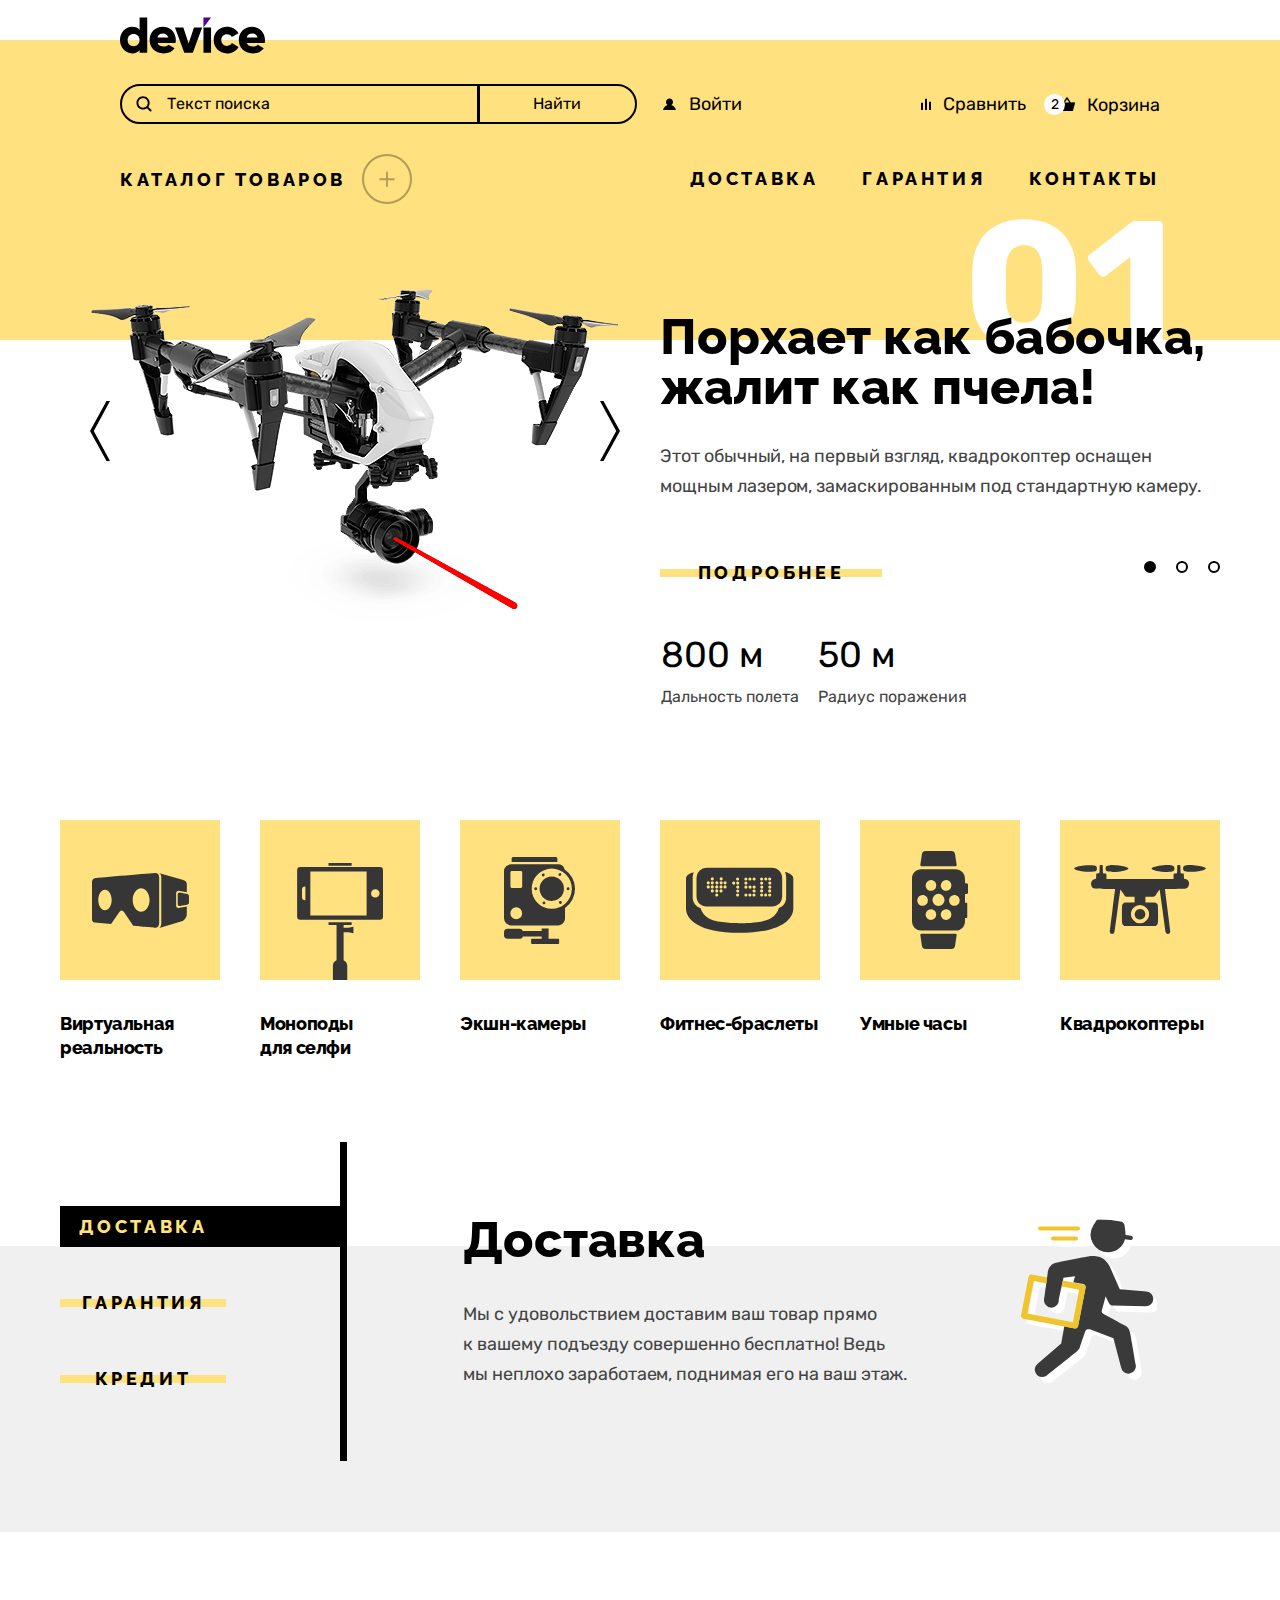
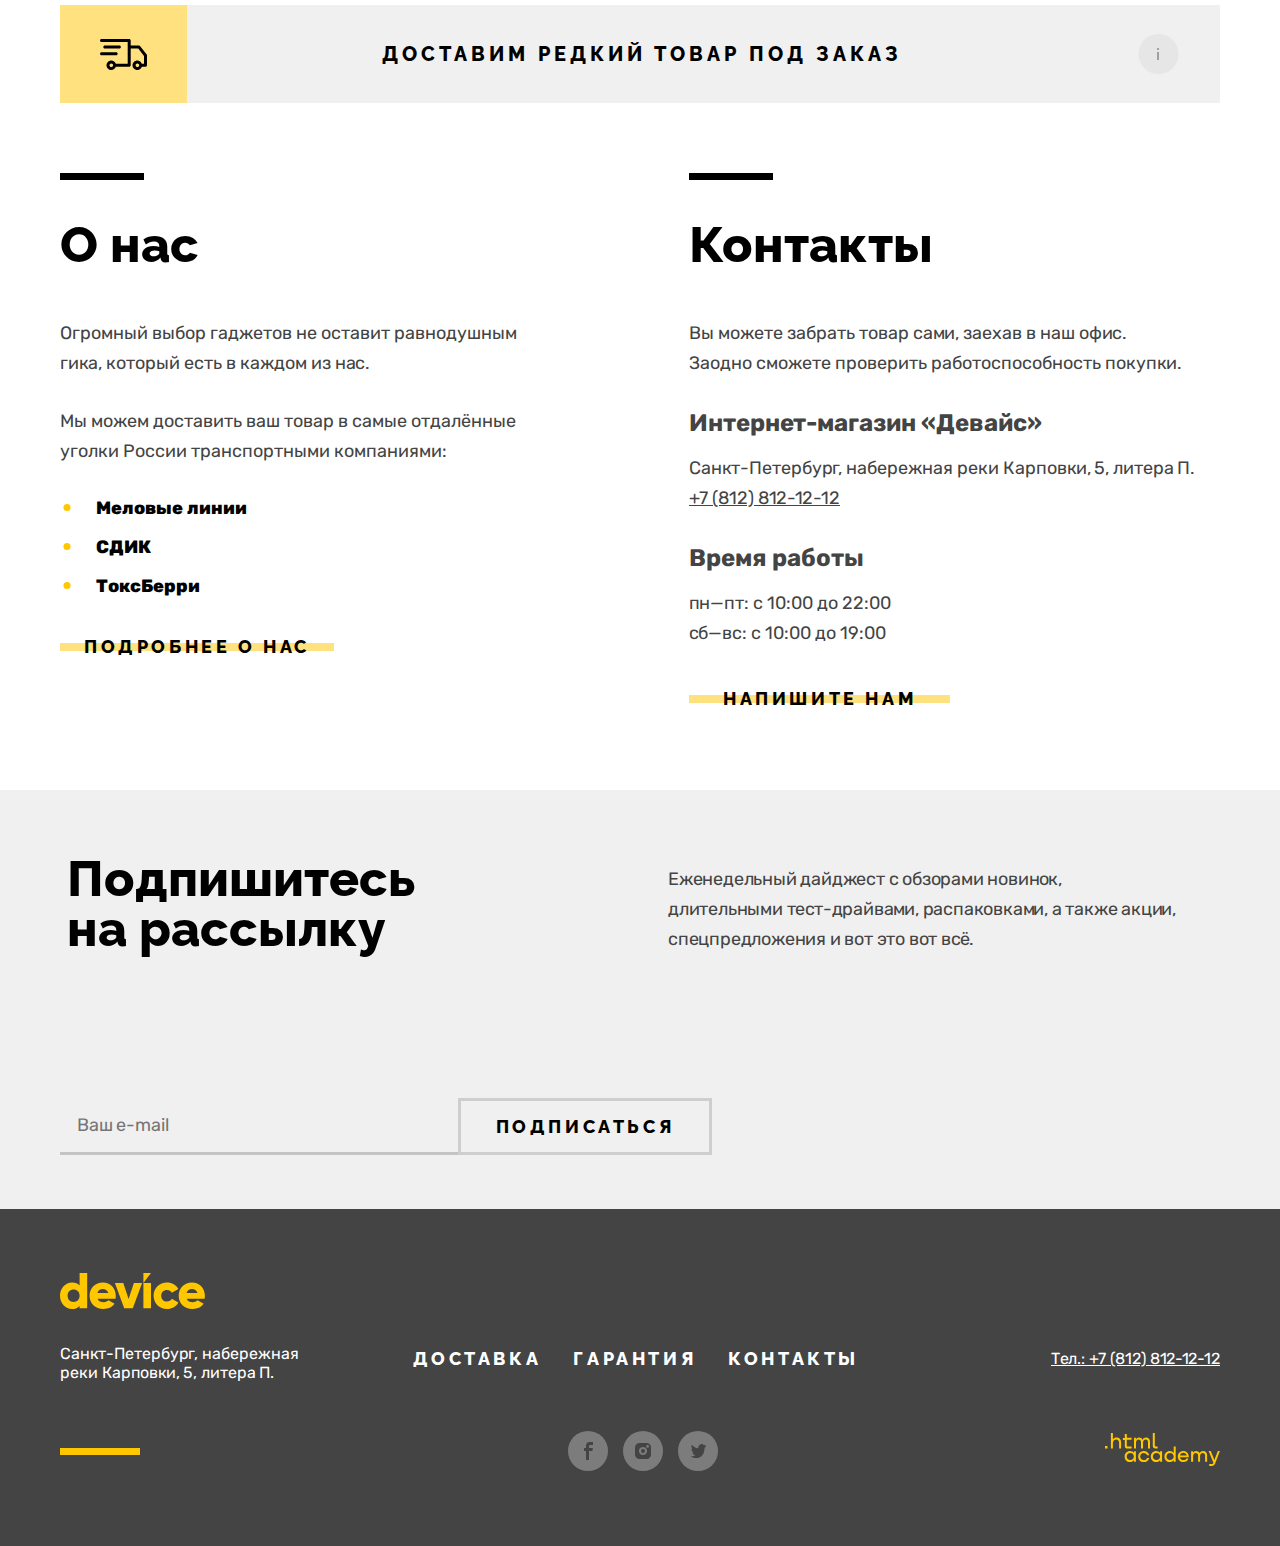
<file: index.html>
<!DOCTYPE html>
<html lang="ru">
  <head>
    <meta charset="utf-8">
    <title>Интернет-магазин «Девайс»</title>
    <link rel="icon" type="image/png" sizes="32x32" href="images/favicon-32x32.png">
    <link rel="stylesheet" href="styles/styles.css">
  </head>

  <body>
    <header class="page-header">
      <nav class="navigation">
        <a class="navigation-logo">
          <svg aria-hidden="true" focusable="false" width="145" height="37" viewBox="0 0 145 37" fill="none" xmlns="http://www.w3.org/2000/svg">
            <path d="M27.22.39v35.3h-7.6v-2.4c-1.7 1.9-4.1 3.1-7.51 3.1C5.5 36.39 0 30.59 0 23.09c0-7.5 5.5-13.3 12.1-13.3 3.41 0 5.91 1.2 7.51 3.1V.39h7.6Zm-7.6 22.7c0-3.8-2.5-6.2-6.01-6.2-3.5 0-6 2.4-6 6.2 0 3.8 2.5 6.2 6 6.2 3.5-.1 6-2.4 6-6.2ZM43.73 29.59c2.1 0 3.8-.8 4.8-1.9l6.1 3.5c-2.5 3.4-6.2 5.2-11 5.2-8.6 0-14.01-5.8-14.01-13.3 0-7.5 5.4-13.3 13.4-13.3 7.41 0 12.82 5.7 12.82 13.3 0 1.1-.1 2.1-.3 3H37.63c1 2.6 3.3 3.5 6.1 3.5Zm4.6-9.1c-.8-2.9-3.1-4-5.4-4-2.9 0-4.8 1.4-5.5 4h10.9ZM82.16 10.49l-9.31 25.2h-8.6l-9.31-25.2h8.4l5.3 16 5.31-16h8.2ZM83.46 10.49h7.6v25.2h-7.6v-25.2ZM93.67 23.09c0-7.5 5.7-13.3 13.4-13.3 4.9 0 9.21 2.6 11.41 6.5l-6.6 3.8c-.9-1.8-2.7-2.8-4.9-2.8-3.3 0-5.71 2.4-5.71 5.8 0 3.5 2.4 5.8 5.7 5.8 2.2 0 4.1-1.1 4.9-2.8l6.61 3.8c-2.1 3.9-6.4 6.5-11.4 6.5-7.71 0-13.41-5.8-13.41-13.3ZM132.9 29.59c2.1 0 3.8-.8 4.8-1.9l6.1 3.5c-2.5 3.4-6.2 5.2-11 5.2-8.61 0-14.02-5.8-14.02-13.3 0-7.5 5.5-13.3 13.41-13.3 7.4 0 12.81 5.7 12.81 13.3 0 1.1-.1 2.1-.3 3h-17.91c1 2.6 3.3 3.5 6.1 3.5Zm4.7-9.1c-.8-2.9-3.1-4-5.4-4-2.91 0-4.81 1.4-5.51 4h10.9Z" fill="#000"/>
            <path d="M83.46.39v10.1l7.6-10.1h-7.6Z" fill="#510094"/>
          </svg>
          <span class="visually-hidden">Интернет-магазин «Девайс»</span>
        </a>
        <ul class="navigation-list-top">
          <li class="navigation-item-top">
            <form class="search-form" action="https://echo.htmlacademy.ru/" method="get">
              <label for="search-request" class="visually-hidden">Поиск:</label>
              <input type="search" name="search" placeholder="Поиск по сайту" id="search-request" value="Текст поиска" required>
              <button class="search-button" type="submit">Найти</button>
            </form>
          </li>
          <li class="navigation-item-top">
            <a class="navigation-link-top" href="#">Войти</a>
          </li>
          <li class="navigation-item-top align-right">
            <a class="navigation-link-top compare-link" href="#">Сравнить</a>
          </li>
          <li class="navigation-item-top">
            <a class="navigation-link-top" href="#">
              <div class="cart-link-wrapper">
                <span class="number-of-items-in-cart">2</span>
                <span class="cart-link">Корзина</span>
              </div>
            </a>
            <!-- Чтобы отобразить окно Корзины div "cart-list-block" добавить класс "cart-open" -->
            <div class="cart-list-block">
              <ul class="cart-list">
                <li class="cart-list-item">
                  <a class="cart-list-link" href="#">
                    <img class="device-image-small" src="images/catalog/product-1-small.jpg" width="39" height="43" alt="Стандартная селфи-палка.">
                    <p class="device-title">Любительская селфи-палка</p>
                  </a>
                  <button class="cart-list-delete-button" type="button">
                    <span class="visually-hidden">Удалить</span>
                  </button>
                </li>
                <li class="cart-list-item">
                  <a class="cart-list-link" href="#">
                    <img class="device-image-small" src="images/catalog/product-2-small.jpg" width="39" height="43" alt="Длинная селфи-палка с управлением.">
                    <p class="device-title">Профессиональная селфи-палка</p>
                  </a>
                  <button class="cart-list-delete-button" type="button">
                    <span class="visually-hidden">Удалить</span>
                  </button>
                </li>
              </ul>
              <div class="cart-list-total">
                <span>Товаров: 2</span>
                <span>Сумма: 2000 ₽</span>
              </div>
              <div class="open-cart-link-wrapper">
                <a class="open-cart-link" href="#">Открыть корзину</a>
              </div>
            </div>
          </li>
        </ul>

        <ul class="navigation-list-bottom">
          <li class="navigation-item-bottom catalog-item">
            <a class="navigation-link-bottom catalog-link" href="#">Каталог товаров</a>

            <div class="header-device-class-container">
              <ul class="header-device-class-list">
                <li class="header-device-class-item">
                  <a class="header-device-class-link" href="#">Виртуальная реальность</a>
                </li>
                <li class="header-device-class-item">
                  <a class="header-device-class-link" href="catalog.html">Моноподы для селфи</a>
                </li>
                <li class="header-device-class-item">
                  <a class="header-device-class-link" href="#">Экшн-камеры</a>
                </li>
              </ul>
              <ul class="header-device-class-list">
                <li class="header-device-class-item">
                  <a class="header-device-class-link" href="#">Фитнес-браслеты</a>
                </li>
                <li class="header-device-class-item">
                  <a class="header-device-class-link" href="#">Умные часы</a>
                </li>
              </ul>
              <ul class="header-device-class-list">
                <li class="header-device-class-item">
                  <a class="header-device-class-link" href="#">Квадрокоптеры</a>
                </li>
              </ul>
            </div>
          </li>

          <li class="navigation-item-bottom align-right">
            <a class="navigation-link-bottom" href="#">Доставка</a>
          </li>
          <li class="navigation-item-bottom">
            <a class="navigation-link-bottom" href="#">Гарантия</a>
          </li>
          <li class="navigation-item-bottom">
            <a class="navigation-link-bottom" href="#">Контакты</a>
          </li>
        </ul>
      </nav>
    </header>

    <main class="main-index main-container">
      <h1 class="visually-hidden">Интернет магазин «Девайс»</h1>
      <section class="device-gallery">
        <h2 class="visually-hidden">Галерея</h2>
        <div class="button-container">
          <button class="slider-button slider-prev" type="button">
            <span class="visually-hidden">Предыдущий девайс</span>
          </button>
          <button class="slider-button slider-next" type="button">
            <span class="visually-hidden">Следующий девайс</span>
          </button>
          <ol class="device-gallery-pagination">
            <li class="device-gallery-pagination-item">
              <button class="device-gallery-pagination-button pagination-button-current" type="button">
                <span class="visually-hidden">Девайс 1</span>
              </button>
            </li>
            <li class="device-gallery-pagination-item">
              <button class="device-gallery-pagination-button" type="button">
                <span class="visually-hidden">Девайс 2</span>
              </button>
            </li>
            <li class="device-gallery-pagination-item">
              <button class="device-gallery-pagination-button" type="button">
                <span class="visually-hidden">Девайс 3</span>
              </button>
            </li>
          </ol>
        </div>
        <ul class="device-list">
          <li class="device-item device-open">
            <span class="device-number">01</span>
            <a class="device-item-link" href="#">
              <img class="device-image" src="images/gallery/quadrocopter.png" width="560" height="560" alt="Квадрокоптер с лазером.">
            </a>
            <div class="description-container">
              <p class="advantages-title"> Порхает как бабочка,<br>жалит как пчела!</p>
              <p class="advantages-description">Этот обычный, на первый взгляд, квадрокоптер оснащен мощным лазером, замаскированным под стандартную камеру.</p>
                <a class="more-info" href="#">Подробнее</a>
              <table class="spec-list">
                <tr class="spec-item">
                  <td class="spec-value">800 м</td>
                  <td class="spec-value">50 м</td>
                </tr>
                <tr class="spec-item">
                  <td class="spec-feature">Дальность полета</td>
                  <td class="spec-feature">Радиус поражения</td>
                </tr>
              </table>
            </div>
          </li>
          <li class="device-item">
            <span class="device-number">02</span>
            <a class="device-item-link" href="#">
              <img class="device-image" src="images/gallery/fitness-tracker.png" width="560" height="560" alt="Мотивирующий фитнес-браслет.">
            </a>
            <div class="description-container">
              <p class="advantages-title"> Худеем<br>правильно!</p>
              <p class="advantages-description">Мотивирующие фитнес-браслеты помогут найти в себе силы не пропускать занятия и соблюдать диету.</p>
                <a class="more-info" href="#">Подробнее</a>
              <table class="spec-list">
                <tr class="spec-item">
                  <td class="spec-value">48 часов</td>
                </tr>
                <tr class="spec-item">
                  <td class="spec-feature">Без подзарядки</td>
                </tr>
              </table>
            </div>
          </li>
          <li class="device-item">
            <span class="device-number">03</span>
            <a class="device-item-link" href="#">
              <img class="device-image" src="images/gallery/monopod.png" width="560" height="560" alt="Селфи-палка длиной 8 метров.">
            </a>
            <div class="description-container">
              <p class="advantages-title"> Делай селфи,<br>как Бен Стиллер! </p>
              <p class="advantages-description">Самая длинная палка для селфи доступна в нашем магазине. Восемь (Восемь, Карл!) метров длиной и весом всего 5 кг.</p>
                <a class="more-info" href="#">Подробнее</a>
              <table class="spec-list">
                <tr class="spec-item">
                  <td class="spec-value">8,5 м</td>
                  <td class="spec-value">5 кг</td>
                  <td class="spec-value">Карбон</td>
                </tr>
                <tr class="spec-item">
                  <td class="spec-feature">Длина палки</td>
                  <td class="spec-feature">Вес палки</td>
                  <td class="spec-feature">Материал</td>
                </tr>
              </table>
            </div>
          </li>
        </ul>
      </section>

      <section class="device-classes">
        <h2 class="visually-hidden">Виды девайсов</h2>
        <ul class="device-classes-list">
          <li class="device-class">
            <a class="device-class-link" href="#">
              <div class="device-class-icon glasses-icon"></div>
              <h3 class="device-class-title">Виртуальная<br>реальность</h3>
            </a>
          </li>
          <li class="device-class">
            <a class="device-class-link" href="catalog.html">
              <div class="device-class-icon monopod-icon"></div>
              <h3 class="device-class-title">Моноподы<br>для селфи</h3>
            </a>
          </li>
          <li class="device-class">
            <a class="device-class-link" href="#">
              <div class="device-class-icon camera-icon"></div>
              <h3 class="device-class-title">Экшн-камеры</h3>
            </a>
          </li>
          <li class="device-class">
            <a class="device-class-link" href="#">
              <div class="device-class-icon fitness-tracker-icon"></div>
              <h3 class="device-class-title">Фитнес-браслеты</h3>
            </a>
          </li>
          <li class="device-class">
            <a class="device-class-link" href="#">
              <div class="device-class-icon smart-watch-icon"></div>
              <h3 class="device-class-title">Умные часы</h3>
            </a>
          </li>
          <li class="device-class">
            <a class="device-class-link" href="#">
              <div class="device-class-icon quadrocopter-icon"></div>
              <h3 class="device-class-title">Квадрокоптеры</h3>
            </a>
          </li>
        </ul>
      </section>

      <section class="services">
        <div class="services-container">
          <h2 class="visually-hidden">Меню услуг</h2>
          <div class="services-block">
            <ul class="services-list">
              <li class="services-item">
                <a class="services-item-link current-service" href="#">Доставка</a>
              </li>
              <li class="services-item">
                <a class="services-item-link" href="#">Гарантия</a>
              </li>
                <li class="services-item">
                <a class="services-item-link" href="#">Кредит</a>
              </li>
            </ul>
            <ul class="services-description-list">
              <li class="services-description-item delivery-icon current-service-description">
                <h3 class="services-title">Доставка</h3>
                <p class="services-description">Мы с удовольствием доставим ваш товар прямо<br>к вашему подъезду
                  совершенно бесплатно! Ведь<br> мы неплохо заработаем, поднимая его на ваш этаж.</p>
              </li>
              <li class="services-description-item warranty-icon">
                <h3 class="services-title">Гарантия</h3>
                <p class="services-description">Если из-за возгорания купленного у нас товара у вас<br>
                  сгорит дом — не переживайте, мы выдадим вам новый.<br> Товар, не дом, конечно же.</p>
              </li>
              <li class="services-description-item credit-icon">
                <h3 class="services-title">Кредит</h3>
                <p class="services-description">Залезть в долговую яму стало проще! Кредитные<br> консультанты
                  подберут для вас наиболее выгодные<br> условия кредита. Выгодные для банка, разумеется.</p>
              </li>
            </ul>
          </div>
          <a class="delivery-option-link" href="#">
            <div class="delivery-car-icon"></div>
            <p class="delivery-option-link-text">Доставим редкий товар под заказ</p>
            <svg aria-hidden="true" focusable="false" width="41" height="40" viewBox="0 0 41 40" fill="none" xmlns="http://www.w3.org/2000/svg">
              <circle cx="20.5" cy="20" r="20" fill="#DCDCDC" fill-opacity=".5"/>
              <path d="M21 14h-2v2h2v-2ZM21 18h-2v8h2v-8Z" fill="#000"/>
            </svg>
          </a>
        </div>
      </section>

      <div class="about-us-and-contacts-wrapper">
        <section class="about-us">
          <h2 class="about-us-title">О нас</h2>
          <p class="about-us-description">Огромный выбор гаджетов не оставит равнодушным<br>гика,
            который есть в каждом из нас.</p>
          <p class="about-us-description">Мы можем доставить ваш товар в самые отдалённые<br>
            уголки России транспортными компаниями:</p>
          <ul class="delivery-companies-list">
            <li class="delivery-companies-item"><b>Меловые линии</b></li>
            <li class="delivery-companies-item"><b>СДИК</b></li>
            <li class="delivery-companies-item"><b>ТоксБерри</b></li>
          </ul>
          <a class="about-us-more-info" href="#">Подробнее о нас</a>
        </section>

        <section class="contacts">
          <h2 class="contacts-title">Контакты</h2>
          <p class="contacts-feautures">Вы можете забрать товар сами, заехав в наш офис.<br>Заодно сможете проверить работоспособность покупки.</p>
          <h3 class="contacts-subtitle">Интернет-магазин «Девайс»</h3>
          <address class="contacts-adress-text">Санкт-Петербург, набережная реки Карповки, 5, литера П.</address>
          <a class="contacts-phone" href="tel:+78128121212">+7 (812) 812-12-12</a>
          <h3 class="contacts-subtitle">Время работы</h3>
          <ul class="contacts-schedule">
            <li class="contacts-schedule-item">пн—пт: с 10:00 до 22:00</li>
            <li class="contacts-schedule-item">сб—вс: с 10:00 до 19:00</li>
          </ul>
          <a class="contact-us" href="#">Напишите нам</a>
        </section>
      </div>

      <section class="subscribe">
        <div class="subscribe-container">
          <h2 class="subscribe-title">Подпишитесь<br>на рассылку</h2>
          <p class="subscribe-terms">Еженедельный дайджест с обзорами новинок,<br>длительными тест-драйвами, распаковками, а также акции,<br> спецпредложения и вот это вот всё.</p>
          <form class="subscribe-form" action="https://echo.htmlacademy.ru/" method="post">
            <label for="email-field-main" class="visually-hidden">E-mail:</label>
            <input class="field" type="email" name="subscriber-email" id="email-field-main" placeholder="Ваш e-mail">
            <button class="subscribe-button" type="submit">Подписаться</button>
            <span class="subscribe-feature">Это бесплатно</span>
          </form>
        </div>
      </section>
    </main>

    <footer class="page-footer">
      <div class="page-footer-container">
        <section class="footer-contacts">
          <h2 class="visually-hidden">Контакты</h2>
          <a class="footer-logo">
            <svg aria-hidden="true" focusable="false" width="145" height="36" viewBox="0 0 145 36" fill="none" xmlns="http://www.w3.org/2000/svg">
              <path d="M27.2 0v35.3h-7.6v-2.4c-1.7 1.9-4.1 3.1-7.5 3.1C5.5 36 0 30.2 0 22.7 0 15.2 5.5 9.4 12.1 9.4c3.4 0 5.9 1.2 7.5 3.1V0h7.6Zm-7.6 22.7c0-3.8-2.5-6.2-6-6.2s-6 2.4-6 6.2c0 3.8 2.5 6.2 6 6.2 3.5-.1 6-2.4 6-6.2ZM43.7 29.2c2.1 0 3.8-.8 4.8-1.9l6.1 3.5c-2.5 3.4-6.2 5.2-11 5.2-8.6 0-14-5.8-14-13.3C29.6 15.2 35 9.4 43 9.4c7.4 0 12.8 5.7 12.8 13.3 0 1.1-.1 2.1-.3 3H37.6c1 2.6 3.3 3.5 6.1 3.5Zm4.6-9.1c-.8-2.9-3.1-4-5.4-4-2.9 0-4.8 1.4-5.5 4h10.9ZM82.1 10.1l-9.3 25.2h-8.6l-9.3-25.2h8.4l5.3 16 5.3-16h8.2ZM83.4 10.1H91v25.2h-7.6V10.1ZM93.6 22.7c0-7.5 5.7-13.3 13.4-13.3 4.9 0 9.2 2.6 11.4 6.5l-6.6 3.8c-.9-1.8-2.7-2.8-4.9-2.8-3.3 0-5.7 2.4-5.7 5.8 0 3.5 2.4 5.8 5.7 5.8 2.2 0 4.1-1.1 4.9-2.8l6.6 3.8C116.3 33.4 112 36 107 36c-7.7 0-13.4-5.8-13.4-13.3ZM132.8 29.2c2.1 0 3.8-.8 4.8-1.9l6.1 3.5c-2.5 3.4-6.2 5.2-11 5.2-8.6 0-14-5.8-14-13.3 0-7.5 5.5-13.3 13.4-13.3 7.4 0 12.8 5.7 12.8 13.3 0 1.1-.1 2.1-.3 3h-17.9c1 2.6 3.3 3.5 6.1 3.5Zm4.7-9.1c-.8-2.9-3.1-4-5.4-4-2.9 0-4.8 1.4-5.5 4h10.9ZM83.4 0v10.1L91 0h-7.6Z" fill="#FFC700"/>
            </svg>
            <span class="visually-hidden">Интернет-магазин «Девайс»</span>
          </a>
          <h3 class="visually-hidden">Наш адрес</h3>
          <address class="footer-adress">
            <p class="adress-text">Санкт-Петербург, набережная<br>реки Карповки, 5, литера П.</p>
          </address>
        </section>
        <div class="footer-navigation-social-container">
          <h3 class="visually-hidden">Навигация</h3>
          <nav class="footer-navigation">
            <ul class="footer-navigation-list">
              <li class="footer-navigation-item">
                <a class="footer-navigation-link" href="#">Доставка</a>
              </li>
              <li class="footer-navigation-item">
                <a class="footer-navigation-link" href="#">Гарантия</a>
              </li>
              <li class="footer-navigation-item">
                <a class="footer-navigation-link" href="#">Контакты</a>
              </li>
            </ul>
          </nav>
          <section class="footer-social">
            <h3 class="visually-hidden">Мы в соцсетях</h3>
            <ul class="footer-social-list">
              <li class="footer-social-item">
                <a class="footer-social-link" href="https://www.facebook.com/htmlacademy">
                  <span class="visually-hidden">Фэйсбук</span>
                  <svg aria-hidden="true" focusable="false" width="40" height="40" viewBox="0 0 40 40" fill="none" xmlns="http://www.w3.org/2000/svg">
                    <circle cx="20" cy="20" r="20" fill="#fff" fill-opacity=".3"/>
                    <path d="M22.5 14H25v-3h-3.4c-2.8 0-3.6 1.7-3.6 4.2V17h-2v3h2v9h3v-9h3.3l.6-3H21v-1.5c0-.8.3-1.5 1.5-1.5Z" fill="#444"/>
                  </svg>
                </a>
              </li>
              <li class="footer-social-item">
                <a class="footer-social-link" href="https://www.instagram.com/htmlacademy/">
                  <span class="visually-hidden">Инстаграм</span>
                  <svg aria-hidden="true" focusable="false" width="40" height="40" viewBox="0 0 40 40" fill="none" xmlns="http://www.w3.org/2000/svg">
                    <circle cx="20" cy="20" r="20" fill="#fff" fill-opacity=".3"/>
                    <path d="M20 22a2 2 0 1 0 0-4 2 2 0 0 0 0 4Z" fill="#444"/>
                    <path d="M26.7 13.3c-.9-.9-2-1.3-3.4-1.3h-6.6c-2.8 0-4.7 1.9-4.7 4.7v6.6c0 1.4.4 2.6 1.4 3.4.9.9 2 1.3 3.3 1.3h6.6c1.4 0 2.6-.4 3.4-1.3.8-.9 1.3-2 1.3-3.4v-6.6c0-1.4-.4-2.6-1.3-3.4ZM20 24.1c-2.2 0-4.1-1.8-4.1-4.1s1.9-4.1 4.1-4.1c2.2 0 4.1 1.8 4.1 4.1s-1.9 4.1-4.1 4.1Zm4.6-7.4c-.7 0-1.3-.5-1.3-1.3s.5-1.3 1.3-1.3c.7 0 1.3.6 1.3 1.3 0 .7-.6 1.3-1.3 1.3Z" fill="#444"/>
                  </svg>
                </a>
              </li>
              <li class="footer-social-item">
                <a class="footer-social-link" href="https://twitter.com/htmlacademy_ru">
                  <span class="visually-hidden">Твиттер</span>
                  <svg aria-hidden="true" focusable="false" width="40" height="40" viewBox="0 0 40 40" fill="none" xmlns="http://www.w3.org/2000/svg">
                    <circle cx="20" cy="20" r="20" fill="#fff" fill-opacity=".3"/>
                    <path d="M22.7 13.16c1.5-.5 2.6.3 3.2 1.1.5-.2 1.1-.4 1.7-.6 0 .8-.5 1.4-.8 1.6.7.2 1.2-.4 1.2-.4-.1.9-.9 1.7-1.4 1.9-.2 6.3-2.8 10.4-8.9 10.3h-.4c-.3 0-3.7-.4-4.3-1.8 2 .2 3.4-.4 4.1-1.1-.8-.3-2.4-.4-2.6-2.8.3.2.5.3 1.1.2-1.1-.8-2.3-1.5-2.2-3.5.3.3.9.5 1.2.4-.6-.2-1.8-3.1-.8-4.6 1.6 1.7 3.3 3.4 6.3 3.5.2-2.1 1-3.5 2.6-4.2Z" fill="#444"/>
                  </svg>
                </a>
              </li>
            </ul>
          </section>
        </div>
        <section class="footer-telephone-and-link">
          <h3 class="visually-hidden">Телефон для связи</h3>
          <p class="about-text">
          <a class="footer-contacts-phone" href="tel:+78128121212">Тел.: +7 (812) 812-12-12</a>
          </p>
          <a class="htmlacademy-link" href="https://htmlacademy.ru/">
            <svg aria-hidden="true" focusable="false" width="115" height="33" viewBox="0 0 115 33" fill="none" xmlns="http://www.w3.org/2000/svg">
              <path d="M0 12.9v2.6h2.5v-2.6H0ZM11.6 4.5c-1.6 0-2.8.7-3.6 1.7h-.1V0h-2v15.5h2v-5.3c0-2.1 1.3-3.6 3.3-3.6 1.8 0 2.9 1.4 2.9 3.2v5.7h2V9.4c.1-3-1.8-4.9-4.5-4.9ZM26.6 4.8h-4.8V1.1h-2v3.8h-1.9v2h1.9v6c0 1.7 1 2.7 2.7 2.7h4.1v-2h-3.7c-.7 0-1.1-.4-1.1-1.1V6.8h4.8v-2ZM41.1 4.6c-1.6 0-2.9.8-3.5 2.1h-.1c-.6-1.2-1.8-2.1-3.4-2.1-1.4 0-2.5.8-3.1 1.8h-.1V4.8H29v10.6h2V10c0-2 1-3.5 2.6-3.5 1.5 0 2.4 1 2.4 2.6v6.3h2V9.8c0-2.4 1.4-3.3 2.6-3.3 1.5 0 2.4 1 2.4 2.6v6.3h2V8.9c.1-2.5-1.4-4.3-3.9-4.3ZM47.8 12.7c0 1.7 1 2.7 2.8 2.7h2v-2h-1.7c-.7 0-1.1-.4-1.1-1.1V0h-2v12.7ZM28.9 19.7c-.9-1.1-2.2-1.8-3.9-1.8-3.1 0-5.4 2.3-5.4 5.6s2.3 5.6 5.4 5.6c1.8 0 3-.8 3.8-1.9h.1v1.6h2V18.2h-2v1.5Zm-3.6 7.4c-2.2 0-3.6-1.6-3.6-3.6s1.4-3.6 3.6-3.6 3.6 1.6 3.6 3.6c0 1.9-1.4 3.6-3.6 3.6ZM44.2 22c-.5-2.4-2.6-4.1-5.4-4.1a5.4 5.4 0 0 0-5.6 5.6c0 3.1 2.2 5.6 5.6 5.6 2.8 0 4.9-1.8 5.4-4.2h-2.1a3.4 3.4 0 0 1-3.3 2.3c-2.2 0-3.6-1.6-3.6-3.6s1.4-3.6 3.6-3.6c1.6 0 2.8 1 3.3 2.2h2.1V22ZM55.1 19.7c-.9-1.1-2.2-1.8-3.9-1.8-3.1 0-5.4 2.3-5.4 5.6s2.3 5.6 5.4 5.6c1.8 0 3-.8 3.8-1.9h.1v1.6h2V18.2h-2v1.5Zm-3.6 7.4c-2.2 0-3.6-1.6-3.6-3.6s1.4-3.6 3.6-3.6 3.6 1.6 3.6 3.6c0 1.9-1.5 3.6-3.6 3.6ZM68.7 19.8c-.9-1.1-2.2-1.9-3.9-1.9-3.1 0-5.4 2.3-5.4 5.6s2.2 5.6 5.4 5.6c1.7 0 3-.8 3.8-1.8h.1v1.5h2V13.4h-2v6.4Zm-3.6 7.3c-2.2 0-3.6-1.6-3.6-3.6s1.4-3.6 3.6-3.6 3.6 1.6 3.6 3.6c-.1 2-1.5 3.6-3.6 3.6ZM78.3 17.9c-3.3 0-5.5 2.5-5.5 5.6 0 3 2.1 5.6 5.5 5.6 2.5 0 4.5-1.3 5.2-3.6h-2.1c-.5 1-1.6 1.6-3 1.6-1.9 0-3.3-1.3-3.4-2.9h8.8c.2-3.6-2-6.3-5.5-6.3Zm0 1.9c1.7 0 3 1 3.3 2.6h-6.5c.3-1.5 1.5-2.6 3.2-2.6ZM98.2 17.9c-1.6 0-2.9.8-3.6 2h-.1c-.6-1.2-1.8-2-3.4-2-1.4 0-2.5.7-3.1 1.8v-1.5h-1.9v10.6h2v-5.4c0-2 1-3.4 2.6-3.5 1.5 0 2.4 1 2.4 2.6v6.3h2v-5.6c0-2.4 1.4-3.3 2.6-3.3 1.5 0 2.4 1 2.4 2.6v6.3h2v-6.5c.1-2.6-1.4-4.4-3.9-4.4ZM109.4 27l-3.6-8.9h-2.2l4.8 11.6c-.3.9-.7 1.2-1.7 1.2h-2.5v2h2.5c1.8 0 2.8-.8 3.5-2.6l4.7-12.2h-2.1l-3.4 8.9Z" fill="#FFC700"/>
            </svg>
            <span class="visually-hidden">HTML Academy</span>
          </a>
        </section>
      </div>
    </footer>
    <div class="modal-container modal-container-close">
      <div class="modal modal-delivery">
        <button class="modal-close-button" type="button">
          <span class="visually-hidden">Закрыть</span>
        </button>
        <section class="modal-content">
          <h2 class="modal-title">Доставка под заказ</h2>
          <form class="delivery-form" action="https://echo.htmlacademy.ru/" method="post">
            <p class="field-group">
              <label class="field-title" for="clients-name">Ваше имя:</label>
              <input class="name-field" type="text" id="clients-name" name="clients-name" placeholder="Введите имя" required>
              <span class="input-tooltip">Добавьте имя</span>
            </p>
            <p class="field-group">
              <label class="field-title" for="clients-email">Ваш e-mail:</label>
              <input class="email-field" type="email" id="clients-email" name="clients-email" placeholder="Введите e-mail" value="почта" required>
              <span class="input-tooltip">Забавный у вас адрес</span>
            </p>
            <p class="field-group">
              <label class="field-title" for="clients-order">Что нужно привезти:</label>
              <input class="order-field" type="text" id="clients-order" name="clients-order" placeholder="В свободной форме" required>
            </p>
            <p class="field-group quantity-field-container">
              <span class="field-title">
                <label class="field-title" for="order-quantity">Количество:</label>
                <span class="tooltip">
                  <button class="tooltip-toggle" type="button" aria-labelledby="tooltip-label">
                    <svg class="tooltip-icon" aria-hidden="true" focusable="false" width="26" height="26" viewBox="0 0 41 40" fill="none" xmlns="http://www.w3.org/2000/svg">
                      <circle cx="20.5" cy="20" r="20" fill="#FFE17F" fill-opacity="1"/>
                      <path d="M21 14h-2v2h2v-2Zm0 4h-2v8h2v-8Z" fill="#000"/>
                    </svg>
                    <span class="visually-hidden">Посмотреть дополнительную информацию</span>
                  </button>
                  <span class="tooltip-text" role="tooltip" id="tooltip-label">Постараемся найти, сколько нужно. Привезём сколько получится по требованиям к провозу багажа.</span>
                </span>
              </span>
              <input class="quantity-field" type="number" id="order-quantity" name="order-quantity" min="1" step="1" value="1">
              <button class="quantity-toggle toggle-minus" type="button">
                <span class="visually-hidden">Уменьшить количество</span>
              </button>
              <button class="quantity-toggle toggle-plus" type="button">
                <span class="visually-hidden">Увеличить количество</span>
              </button>
            </p>
            <button class="button-place-order" type="submit">Отправить</button>
          </form>
        </section>
      </div>

    </div>
  </body>
</html>
</file>
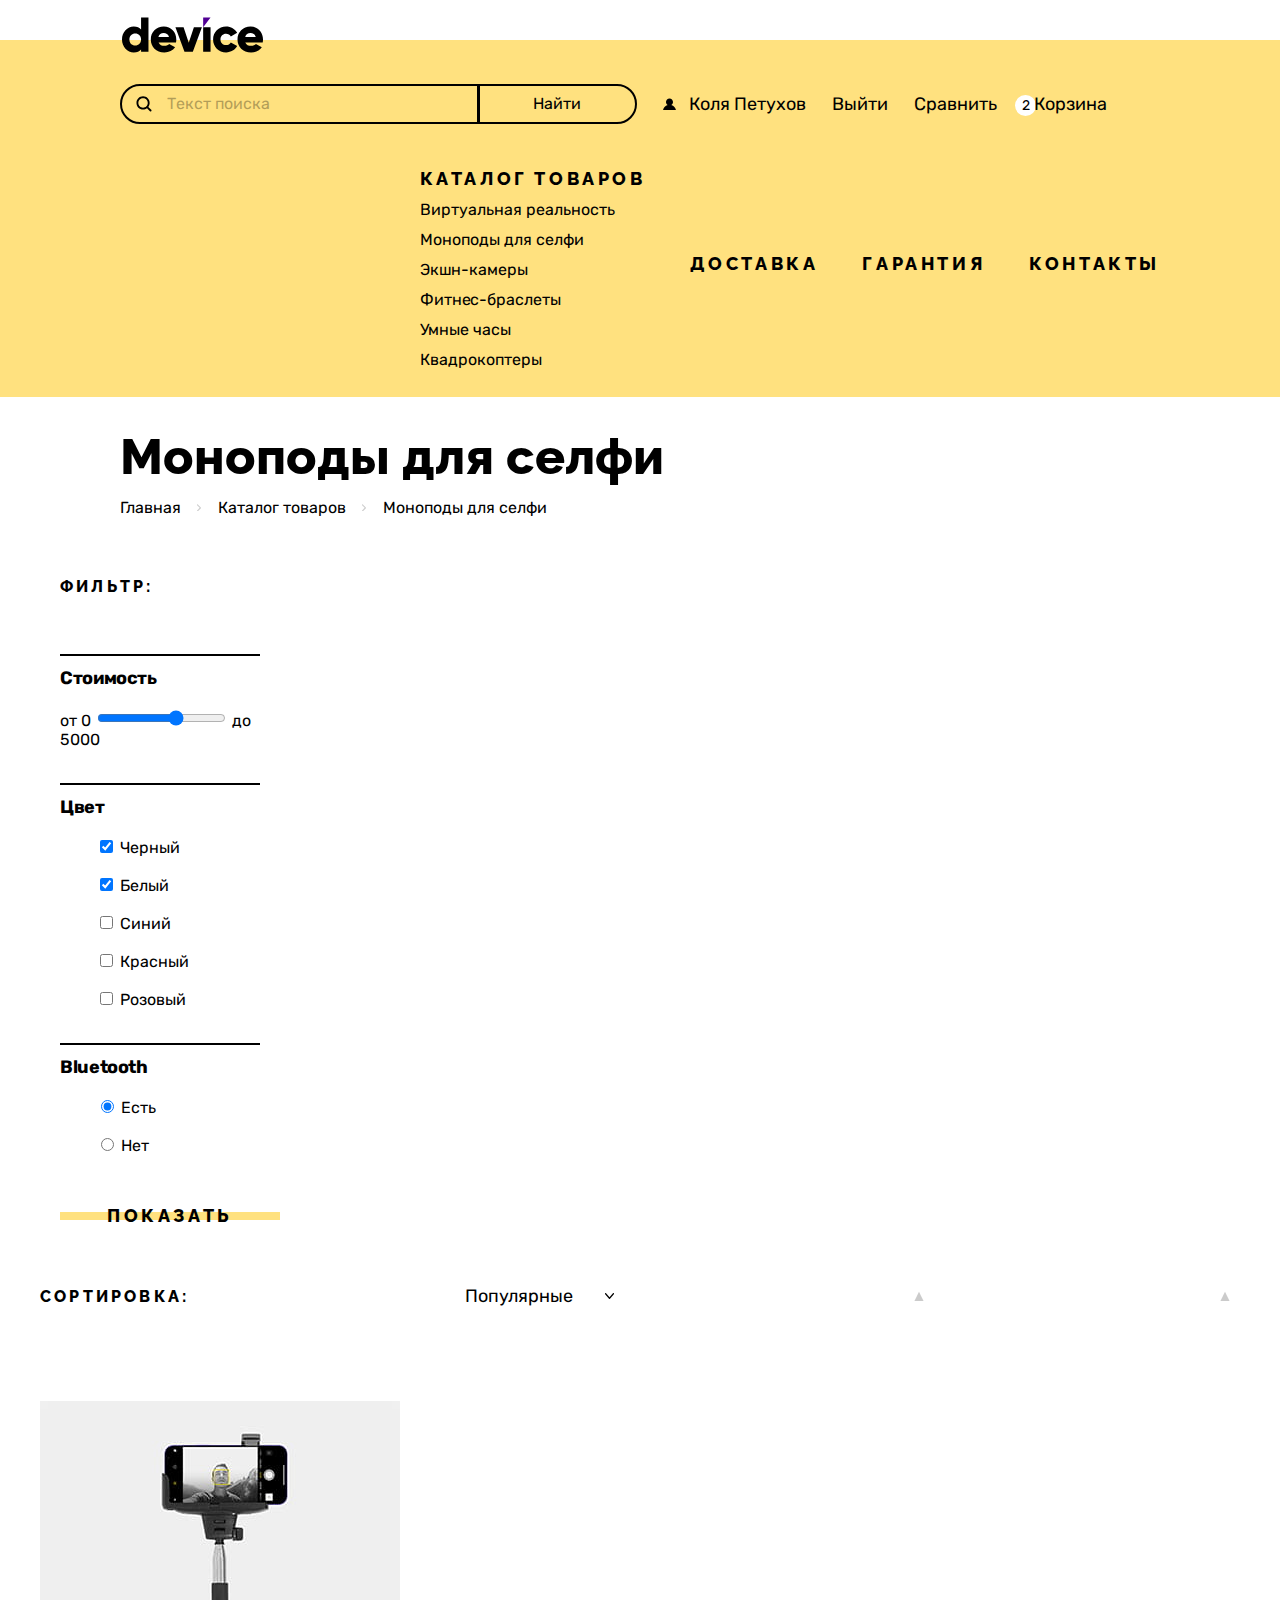
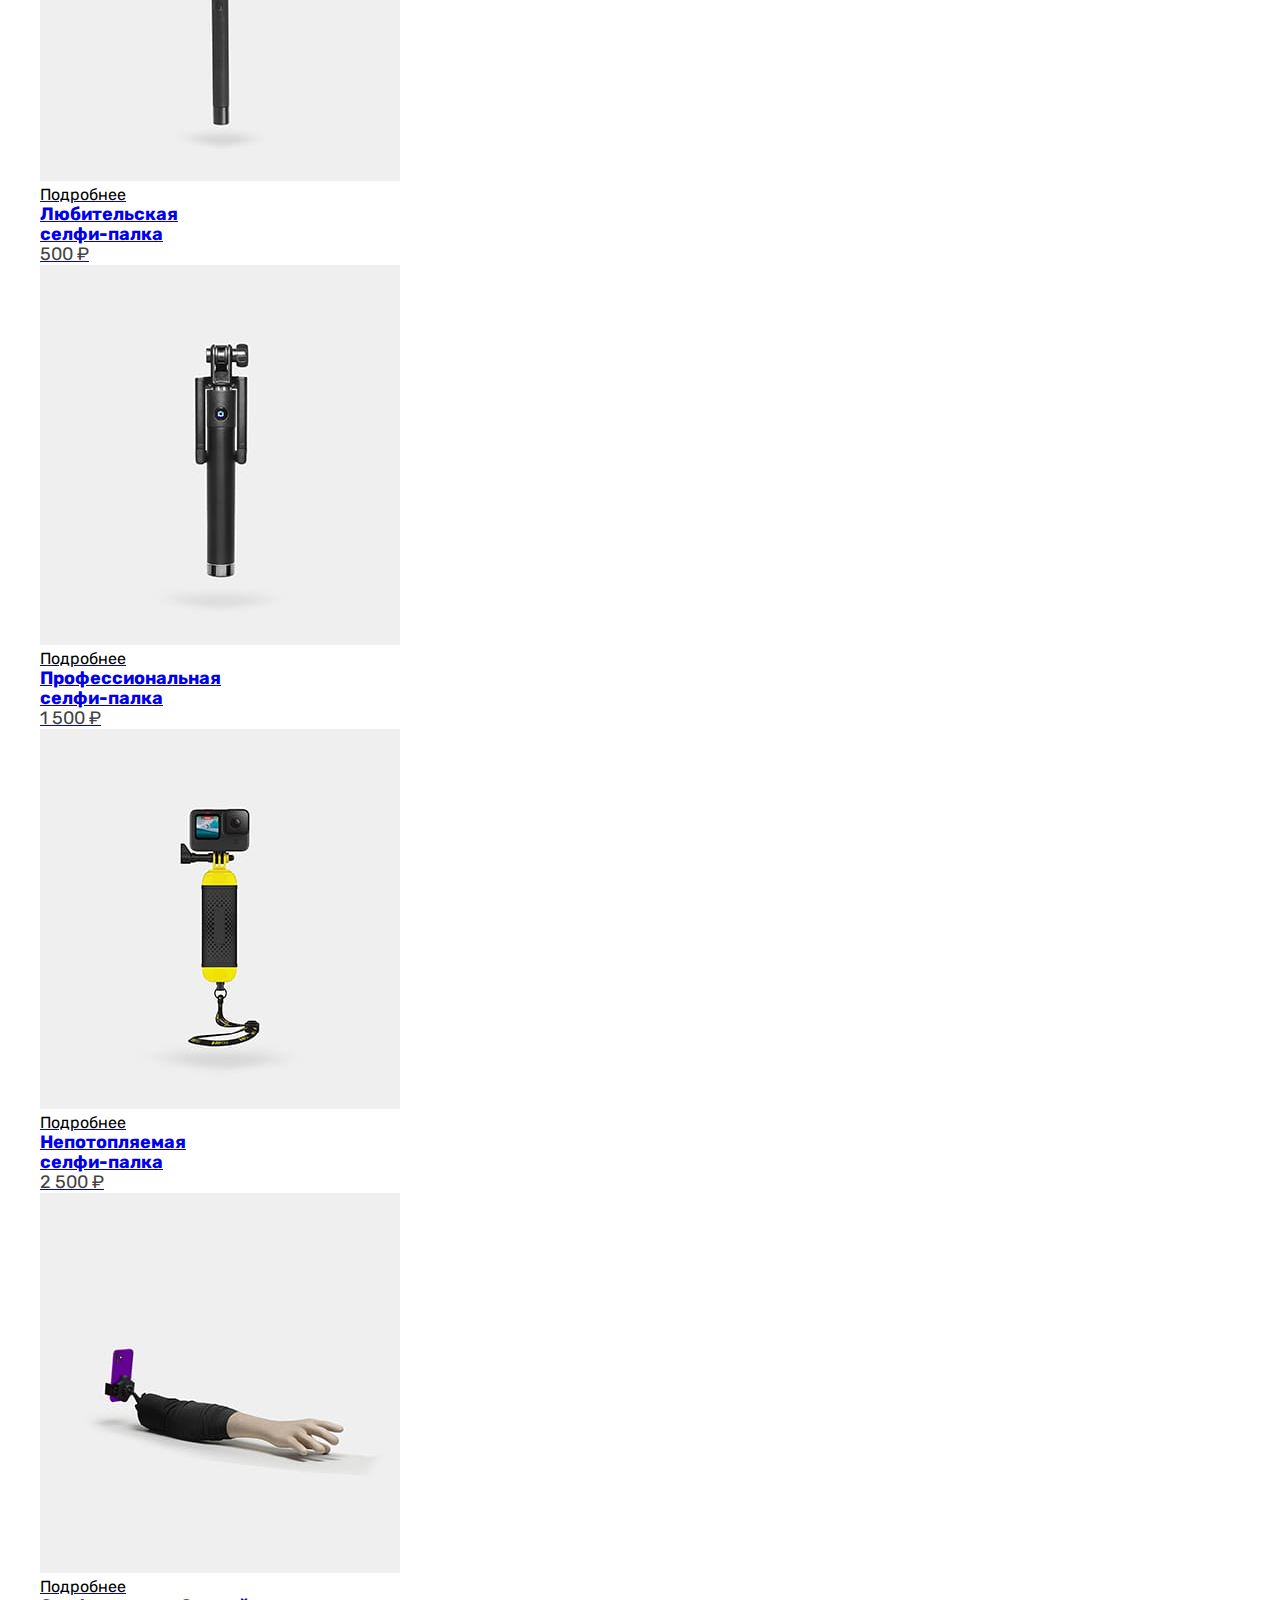
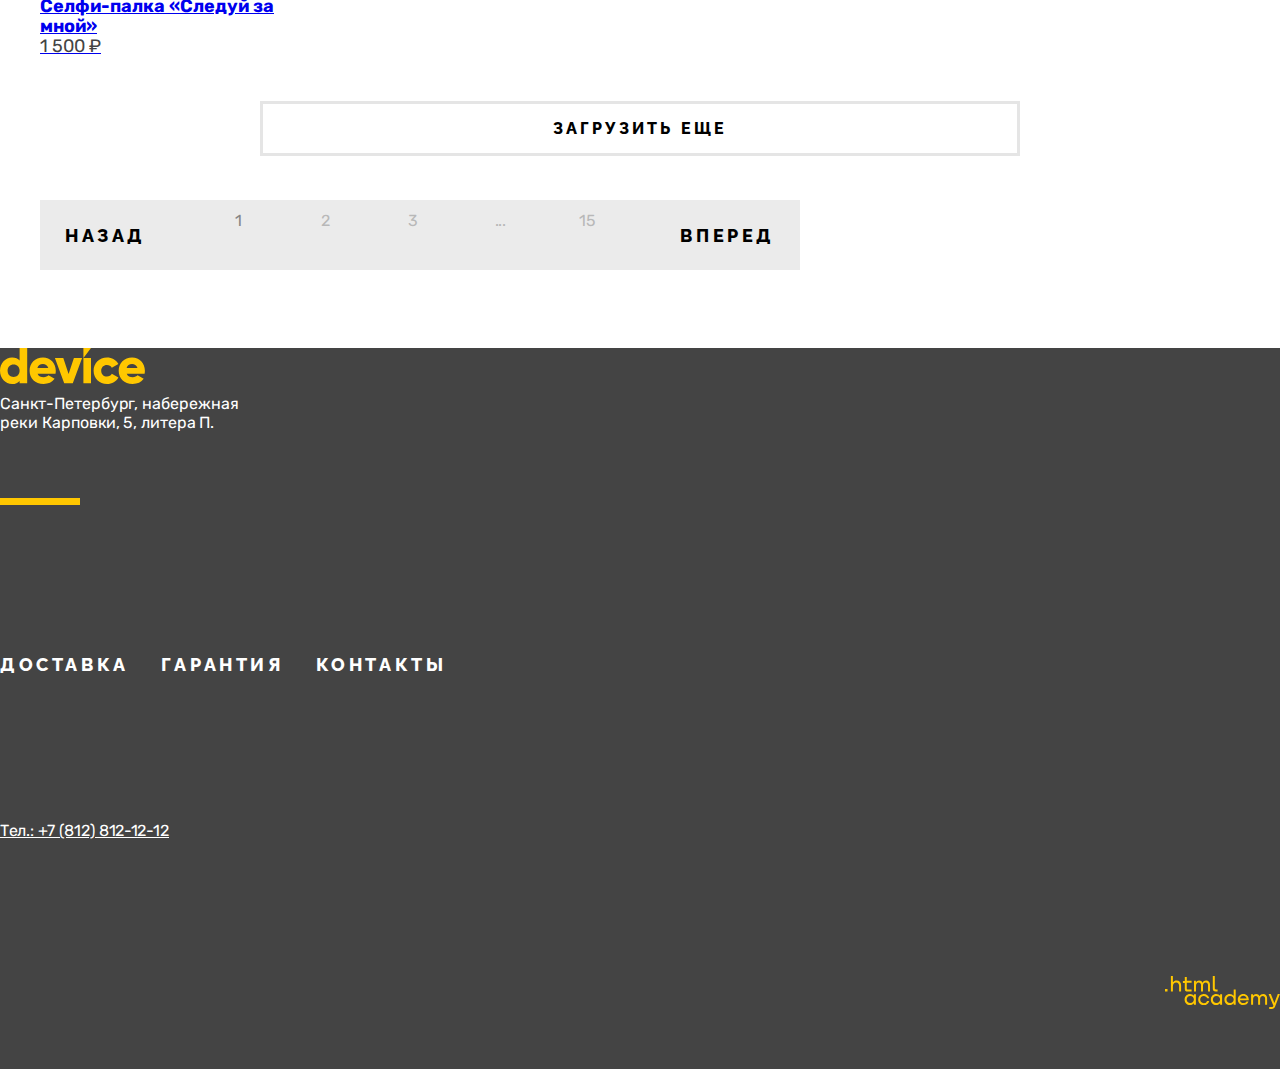
<file: Catalog.html>
<!DOCTYPE html>
<html lang="ru">
    <head>
        <meta charset="utf-8">
        <title>Каталог-интернет-магазин «Девайс»</title>
        <link rel="stylesheet" href="styles/styles.css">
    </head>

    <body>
      <header class="page-header">
        <nav class="navigation">
          <a class="navigation-logo" href="index.html">
            <img class="page-header-logo" src="images/logo-main.svg" width="145" height="36" alt="Логотип «Девайс».">
          </a>
          <ul class="navigation-list-top">
            <li class="navigation-item-top">
              <form class="search-form" action="https://echo.htmlacademy.ru/" method="get">
                <label for="search-request" class="visually-hidden">Поиск:</label>
                <input type="search" name="search" placeholder="Текст поиска" id="search-request" required>
                <button class="search-button" type="submit">Найти</button>
              </form>
            </li>
            <li class="navigation-item-top">
              <a class="navigation-link-top" href="#">Коля Петухов</a>
            </li>
            <li class="navigation-item-top">
              <a class="navigation-link-top" href="#">Выйти</a>
            </li>
            <li class="navigation-item-top">
              <a class="navigation-link-top" href="#">Сравнить</a>
            </li>
            <li class="navigation-item-top">
              <span class="number-of-items-in-cart">2</span>
              <a class="navigation-link-top" href="#">Корзина</a>
              <div class="cart-list-block">
                <ul class="cart-list">
                  <li>
                    <img class="device-image-small" src="images/catalog/product-1-small.jpg" width="39" height="43" alt="Стандартная селфи-палка.">
                    <p class="device-title">Любительская селфи-палка</p>
                  </li>
                  <li>
                    <img class="device-image-small" src="images/catalog/product-2-small.jpg" width="39" height="43" alt="Длинная селфи-палка с управлением.">
                    <p class="device-title">Профессиональная селфи-палка</p>
                  </li>
                </ul>
                <div class="cart-list-total">
                  <span>Товаров: 2</span>
                  <span>Сумма: 2000 ₽</span>
                </div>
                <a class="open-cart-link" href="#">Открыть корзину</a>
              </div>
            </li>
          </ul>

          <ul class="navigation-list-bottom">
            <li class="navigation-item-bottom">
              <a class="navigation-link-bottom" href="catalog.html">Каталог товаров</a>

              <ul class="header-device-class-list">
                <li class="header-device-class-item">
                  <a class="header-device-class-link" href="#">Виртуальная реальность</a>
                </li>
                <li class="header-device-class-item">
                  <a class="header-device-class-link" href="#">Моноподы для селфи</a>
                </li>
                <li class="header-device-class-item">
                  <a class="header-device-class-link" href="#">Экшн-камеры</a>
                </li>
              </ul>
              <ul class="header-device-class-list">
                <li class="header-device-class-item">
                  <a class="header-device-class-link" href="#">Фитнес-браслеты</a>
                </li>
                <li class="header-device-class-item">
                  <a class="header-device-class-link" href="#">Умные часы</a>
                </li>
              </ul>
              <ul class="header-device-class-list">
                <li class="header-device-class-item">
                  <a class="header-device-class-link" href="#">Квадрокоптеры</a>
                </li>
              </ul>

            </li>
            <li class="navigation-item-bottom">
              <a class="navigation-link-bottom" href="#">Доставка</a>
            </li>
            <li class="navigation-item-bottom">
              <a class="navigation-link-bottom" href="#">Гарантия</a>
            </li>
            <li class="navigation-item-bottom">
              <a class="navigation-link-bottom" href="#">Контакты</a>
            </li>
          </ul>
        </nav>
      </header>


        <main class="main-inner">
          <header class="inner-header">
            <h1 class="inner-header-title">Моноподы для селфи</h1>
            <ul class="breadcrumbs">
              <li class="breadcrumbs-item">
                <a class="breadcrumbs-link" href="index.html">Главная</a>
              </li>
              <li class="breadcrumbs-item">
                <a class="breadcrumbs-link" href="#">Каталог товаров</a>
              </li>
              <li class="breadcrumbs-item">
                <a class="breadcrumbs-link" href="#">Моноподы для селфи</a>
              </li>
            </ul>
          </header>

          <h2 class="visually-hidden">Список товаров с фильтрами</h2>
          <section class="catalog-filters">
            <h3 class="catalog-filter-headline">Фильтр:</h3>
            <form class="catalog-filter" action="https://echo.htmlacademy.ru/" method="get">
              <fieldset class="catalog-filter-group">
                <legend class="catalog-filter-title">Стоимость</legend>
                <span class="control-input-range">от 0</span>
                <input class="control-input" type="range" min="0" max="8000" value="5000" name="catalog-filter-price-range">
                <span class="control-input-range">до 5000</span>
              </fieldset>
              <fieldset class="catalog-filter-group">
                <legend class="catalog-filter-title">Цвет</legend>
                <ul class="catalog-filter-list">
                  <li class="catalog-filter-item">
                    <label class="control">
                      <input class="control-input" type="checkbox" name="black" checked>
                      Черный
                    </label>
                  </li>
                  <li class="catalog-filter-item">
                    <label class="control">
                      <input class="control-input" type="checkbox" name="white" checked>
                      Белый
                    </label>
                  </li>
                  <li class="catalog-filter-item">
                    <label class="control">
                      <input class="control-input" type="checkbox" name="blue">
                      Синий
                    </label>
                  </li>
                  <li class="catalog-filter-item">
                    <label class="control">
                      <input class="control-input" type="checkbox" name="red">
                      Красный
                    </label>
                  </li>
                  <li class="catalog-filter-item">
                    <label class="control">
                      <input class="control-input" type="checkbox" name="pink">
                      Розовый
                    </label>
                  </li>
                </ul>
              </fieldset>
              <fieldset class="catalog-filter-group">
                <legend class="catalog-filter-title">Bluetooth</legend>
                <ul class="catalog-filter-list">
                  <li class="catalog-filter-item">
                    <label class="control">
                      <input class="control-input" type="radio" name="option-availability" value="available" checked>
                      Есть
                    </label>
                  </li>
                  <li class="catalog-filter-item">
                    <label class="control">
                      <input class="control-input" type="radio" name="option-availability" value="not-available">
                      Нет
                    </label>
                  </li>
                </ul>
              </fieldset>
              <button class="button-show" type="submit">Показать</button>
            </form>
          </section>

          <section class="catalog-select">
            <h3 class="select-control-headline">Сортировка:</h3>
              <select class="select-control">
                <option value="popular">Популярные</option>
                <option value="cheap">По цене</option>
                <option value="new">По новизне</option>
              </select>
            <a href="#" class="sort-button" type="button" >
              <span class="visually-hidden">По возрастанию</span>
            </a>
            <a href="#" class="sort-button" type="button">
              <span class="visually-hidden">По убыванию</span>
            </a>
          </section>

          <section class="catalog-product-cards">
            <h3 class="visually-hidden">Список товаров</h3>
            <a class="product-card" href="product.html">
              <img class="product-card-image" src="images/catalog/product-1.jpg" width="360" height="360" alt="Стандартная селфи-палка для смартфона.">
              <div class="product-card-link">Подробнее</div>
              <h3 class="product-card-title">Любительская<br>селфи-палка</h3>
              <p class="product-card-price">500 ₽</p>
            </a>
            <a class="product-card" href="product.html">
              <img class="product-card-image" src="images/catalog/product-2.jpg" width="360" height="360" alt="Длинная селфи-палка с управлением.">
              <div class="product-card-link">Подробнее</div>
              <h3 class="product-card-title">Профессиональная<br>селфи-палка</h3>
              <p class="product-card-price">1 500 ₽</p>
            </a>
            <a class="product-card" href="product.html">
              <img class="product-card-image" src="images/catalog/product-3.jpg" width="360" height="360" alt="Яркая селфи-палка в форме поплавка для экшн-камеры.">
              <div class="product-card-link" >Подробнее</div>
              <h3 class="product-card-title">Непотопляемая<br> селфи-палка</h3>
              <p class="product-card-price">2 500 ₽</p>
            </a>
            <a class="product-card" href="product.html">
              <img class="product-card-image" src="images/catalog/product-4.jpg" width="360" height="360" alt="Селфи-палка в форме руки.">
              <div class="product-card-link">Подробнее</div>
              <h3 class="product-card-title">Селфи-палка «Следуй за<br>мной»</h3>
              <p class="product-card-price">1 500 ₽</p>
            </a>

            <button class="button pagination-show-more" type="button">Загрузить еще</button>
            <ul class="pagination">
              <li class="pagination-item">
                <a class="pagination-link pagination-prev" href="#">Назад</a>
              </li>
              <Li class="pagination-item">
                <a class="pagination-link pagination-current" href="#">1</a>
              </Li>
              <li class="pagination-item">
                <a class="pagination-link" href="#">2</a>
              </li>
              <li class="pagination-item">
                <a class="pagination-link" href="#">3</a>
              </li>
              <li class="pagination-item">
                <a class="pagination-link" href="#">...</a>
              </li>
              <li class="pagination-item">
                <a class="pagination-link" href="#">15</a>
              </li>
              <li class="pagination-item">
                <a class="pagination-link pagination-next" href="#">Вперед</a>
              </li>
            </ul>
          </section>
        </main>

        <footer class="page-footer">
          <h2 class="visually-hidden">Контакты</h2>
          <img class="page-footer-logo" src="images/logo-footer.svg" width="145" height="36" alt="Логотип «Девайс».">
          <h3 class="visually-hidden">Наш адрес</h3>
          <address class="footer-adress">
            <p class="adress-text">Санкт-Петербург, набережная<br>реки Карповки, 5, литера П.</p>
          </address>
          <nav class="footer-navigation">
            <h3 class="visually-hidden">Навигация</h3>
            <ul class="footer-navigation-list">
              <li class="footer-navigation-item">
                <a class="footer-navigation-link" href="#">Доставка</a>
              </li>
              <li class="footer-navigation-item">
                <a class="footer-navigation-link" href="#">Гарантия</a>
              </li>
              <li class="footer-navigation-item">
                <a class="footer-navigation-link" href="#">Контакты</a>
              </li>
            </ul>
          </nav>
          <h3 class="visually-hidden">Телефон для связи</h3>
          <p class="about-text">
          <a class="footer-contacts-phone" href="tel:+78128121212">Тел.: +7 (812) 812-12-12</a>
          </p>
          <h3 class="visually-hidden">Мы в соцсетях</h3>
          <ul class="footer-social-list">
            <li class="footer-social-item">
              <a class="visually-hidden" href="https://www.facebook.com/htmlacademy">
                <span class="visually-hidden">Фэйсбук</span>
              </a>
            </li>
            <li class="footer-social-item">
              <a class="visually-hidden" href="https://www.instagram.com/htmlacademy/">
                <span class="visually-hidden">Инстаграм</span>
              </a>
            </li>
            <li class="footer-social-item">
              <a class="visually-hidden" href="https://twitter.com/htmlacademy_ru">
                <span class="visually-hidden">Твиттер</span>
              </a>
            </li>
          </ul>
          <a class="htmlacademy-link" href="https://htmlacademy.ru/">
            <img src="images/html-academy-logo.svg" width="115" height="33" alt="Логотип HTML Academy.">
          </a>
        </footer>
    </body>
</html>
</file>
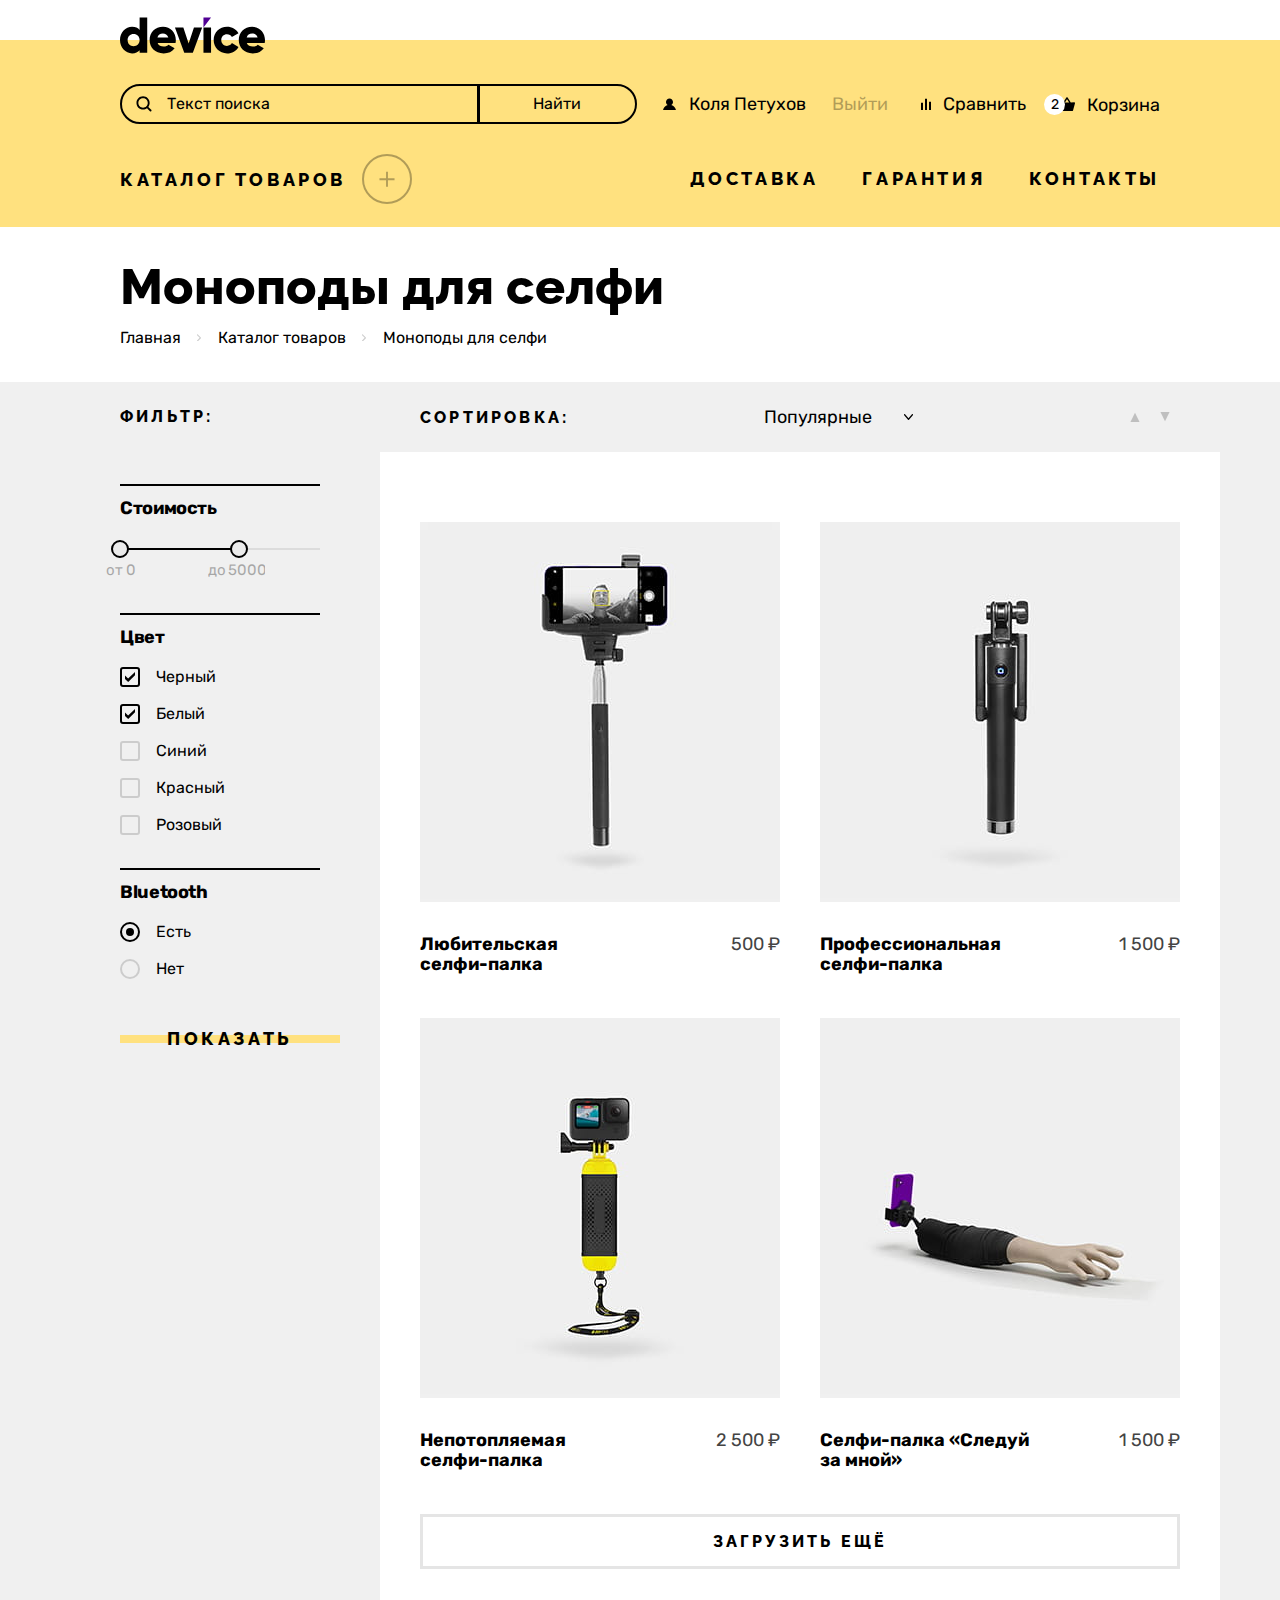
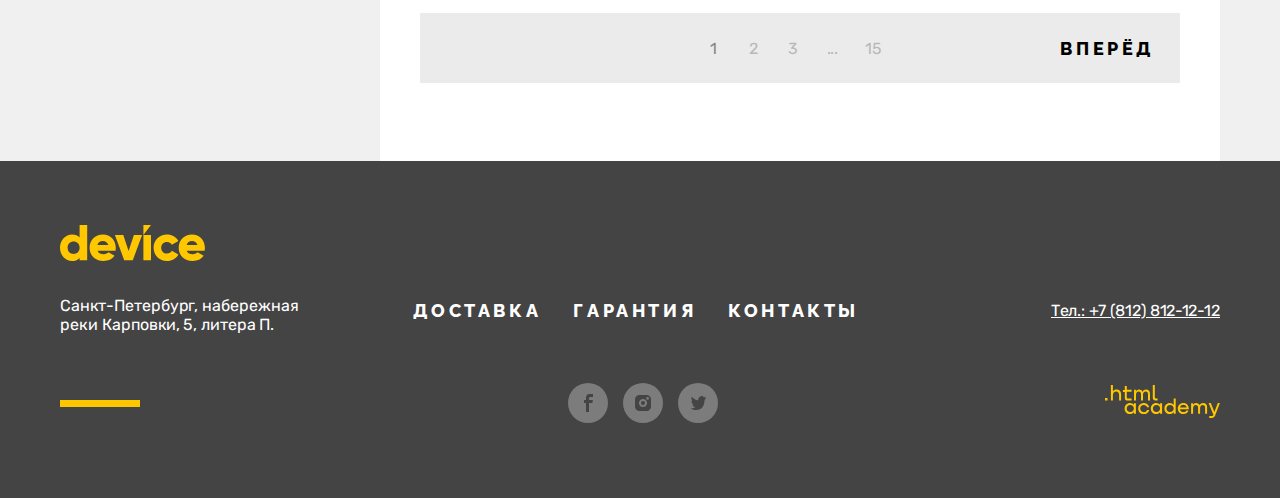
<file: catalog.html>
<!DOCTYPE html>
<html lang="ru">
    <head>
        <meta charset="utf-8">
        <title>Каталог-интернет-магазин «Девайс»</title>
        <link rel="icon" type="image/png" sizes="32x32" href="images/favicon-32x32.png">
        <link rel="stylesheet" href="styles/styles.css">
    </head>

    <body>
      <header class="page-header">
        <nav class="navigation">
          <a class="navigation-logo" href="index.html">
            <svg aria-hidden="true" focusable="false" width="145" height="37" viewBox="0 0 145 37" fill="none" xmlns="http://www.w3.org/2000/svg">
              <path d="M27.22.39v35.3h-7.6v-2.4c-1.7 1.9-4.1 3.1-7.51 3.1C5.5 36.39 0 30.59 0 23.09c0-7.5 5.5-13.3 12.1-13.3 3.41 0 5.91 1.2 7.51 3.1V.39h7.6Zm-7.6 22.7c0-3.8-2.5-6.2-6.01-6.2-3.5 0-6 2.4-6 6.2 0 3.8 2.5 6.2 6 6.2 3.5-.1 6-2.4 6-6.2ZM43.73 29.59c2.1 0 3.8-.8 4.8-1.9l6.1 3.5c-2.5 3.4-6.2 5.2-11 5.2-8.6 0-14.01-5.8-14.01-13.3 0-7.5 5.4-13.3 13.4-13.3 7.41 0 12.82 5.7 12.82 13.3 0 1.1-.1 2.1-.3 3H37.63c1 2.6 3.3 3.5 6.1 3.5Zm4.6-9.1c-.8-2.9-3.1-4-5.4-4-2.9 0-4.8 1.4-5.5 4h10.9ZM82.16 10.49l-9.31 25.2h-8.6l-9.31-25.2h8.4l5.3 16 5.31-16h8.2ZM83.46 10.49h7.6v25.2h-7.6v-25.2ZM93.67 23.09c0-7.5 5.7-13.3 13.4-13.3 4.9 0 9.21 2.6 11.41 6.5l-6.6 3.8c-.9-1.8-2.7-2.8-4.9-2.8-3.3 0-5.71 2.4-5.71 5.8 0 3.5 2.4 5.8 5.7 5.8 2.2 0 4.1-1.1 4.9-2.8l6.61 3.8c-2.1 3.9-6.4 6.5-11.4 6.5-7.71 0-13.41-5.8-13.41-13.3ZM132.9 29.59c2.1 0 3.8-.8 4.8-1.9l6.1 3.5c-2.5 3.4-6.2 5.2-11 5.2-8.61 0-14.02-5.8-14.02-13.3 0-7.5 5.5-13.3 13.41-13.3 7.4 0 12.81 5.7 12.81 13.3 0 1.1-.1 2.1-.3 3h-17.91c1 2.6 3.3 3.5 6.1 3.5Zm4.7-9.1c-.8-2.9-3.1-4-5.4-4-2.91 0-4.81 1.4-5.51 4h10.9Z" fill="#000"/>
              <path d="M83.46.39v10.1l7.6-10.1h-7.6Z" fill="#510094"/>
            </svg>
            <span class="visually-hidden">Интернет-магазин «Девайс»</span>
          </a>
          <ul class="navigation-list-top">
            <li class="navigation-item-top">
              <form class="search-form" action="https://echo.htmlacademy.ru/" method="get">
                <label for="search-request" class="visually-hidden">Поиск:</label>
                <input type="search" name="search" placeholder="Поиск по сайту" id="search-request" value="Текст поиска" required>
                <button class="search-button" type="submit">Найти</button>
              </form>
            </li>
            <li class="navigation-item-top">
              <a class="navigation-link-top" href="#">Коля Петухов</a>
            </li>
            <li class="navigation-item-top">
              <a class="navigation-link-top log-out-link" href="#">Выйти</a>
            </li>
            <li class="navigation-item-top align-right">
              <a class="navigation-link-top compare-link" href="#">Сравнить</a>
            </li>
            <li class="navigation-item-top">
              <a class="navigation-link-top" href="#">
                <div class="cart-link-wrapper">
                  <span class="number-of-items-in-cart">2</span>
                  <span class="cart-link">Корзина</span>
                </div>
              </a>
              <!-- Чтобы отобразить окно Корзины div "cart-list-block" добавить класс "cart-open" -->
              <div class="cart-list-block">
                <ul class="cart-list">
                  <li class="cart-list-item">
                    <a class="cart-list-link" href="#">
                      <img class="device-image-small" src="images/catalog/product-1-small.jpg" width="39" height="43" alt="Стандартная селфи-палка.">
                      <p class="device-title">Любительская селфи-палка</p>
                    </a>
                    <button class="cart-list-delete-button" type="button">
                      <span class="visually-hidden">Удалить</span>
                    </button>
                  </li>
                  <li class="cart-list-item">
                    <a class="cart-list-link" href="#">
                      <img class="device-image-small" src="images/catalog/product-2-small.jpg" width="39" height="43" alt="Длинная селфи-палка с управлением.">
                      <p class="device-title">Профессиональная селфи-палка</p>
                    </a>
                    <button class="cart-list-delete-button" type="button">
                      <span class="visually-hidden">Удалить</span>
                    </button>
                  </li>
                </ul>
                <div class="cart-list-total">
                  <span>Товаров: 2</span>
                  <span>Сумма: 2000 ₽</span>
                </div>
                <div class="open-cart-link-wrapper">
                  <a class="open-cart-link" href="#">Открыть корзину</a>
                </div>
              </div>
            </li>
          </ul>

          <ul class="navigation-list-bottom">
            <li class="navigation-item-bottom catalog-item">
              <a class="navigation-link-bottom catalog-link" href="#">Каталог товаров</a>

              <div class="header-device-class-container">
                <ul class="header-device-class-list">
                  <li class="header-device-class-item">
                    <a class="header-device-class-link" href="#">Виртуальная реальность</a>
                  </li>
                  <li class="header-device-class-item">
                    <a class="header-device-class-link disabled-current-link">Моноподы для селфи</a>
                  </li>
                  <li class="header-device-class-item">
                    <a class="header-device-class-link" href="#">Экшн-камеры</a>
                  </li>
                </ul>
                <ul class="header-device-class-list">
                  <li class="header-device-class-item">
                    <a class="header-device-class-link" href="#">Фитнес-браслеты</a>
                  </li>
                  <li class="header-device-class-item">
                    <a class="header-device-class-link" href="#">Умные часы</a>
                  </li>
                </ul>
                <ul class="header-device-class-list">
                  <li class="header-device-class-item">
                    <a class="header-device-class-link" href="#">Квадрокоптеры</a>
                  </li>
                </ul>
              </div>
            </li>

            <li class="navigation-item-bottom align-right">
              <a class="navigation-link-bottom" href="#">Доставка</a>
            </li>
            <li class="navigation-item-bottom">
              <a class="navigation-link-bottom" href="#">Гарантия</a>
            </li>
            <li class="navigation-item-bottom">
              <a class="navigation-link-bottom" href="#">Контакты</a>
            </li>
          </ul>
        </nav>
      </header>


        <main class="main-inner main-container">
          <header class="inner-header">
            <h1 class="inner-header-title">Моноподы для селфи</h1>
            <ul class="breadcrumbs">
              <li class="breadcrumbs-item">
                <a class="breadcrumbs-link" href="index.html">Главная</a>
              </li>
              <li class="breadcrumbs-item">
                <a class="breadcrumbs-link" href="#">Каталог товаров</a>
              </li>
              <li class="breadcrumbs-item breadcrumbs-link-current">
                <a class="breadcrumbs-link">Моноподы для селфи</a>
              </li>
            </ul>
          </header>

          <div class="catalog-container-background">
            <div class="page-container-catalog">
              <h2 class="visually-hidden">Список товаров с фильтрами</h2>
              <section class="catalog-filters">
                <h3 class="catalog-filter-headline">Фильтр:</h3>
                <form class="catalog-filter" action="https://echo.htmlacademy.ru/" method="get">
                  <fieldset class="catalog-filter-group">
                    <legend class="catalog-filter-title">Стоимость</legend>
                    <div class="range">
                      <div class="range-scale">
                        <div class="range-bar" style="left: 0; width: 119px">
                          <button class="range-toggle toggle-min" type="button">
                            <span class="visually-hidden">Изменить минимальную цену.</span>
                          </button>
                          <button class="range-toggle toggle-max" type="button">
                            <span class="visually-hidden">Изменить максимальную цену.</span>
                          </button>
                        </div>
                      </div>
                      <div class="range-wrapper-inputs" style="margin-left: 0; width: 119px">
                        <label class="catalog-filter-label">
                          от <input class="range-input" type="number" value="0" name="min-price">
                        </label>
                        <label class="catalog-filter-label">
                          до <input class="range-input" type="number" value="5000" name="max-price" style="width: 37px">
                        </label>
                      </div>
                    </div>
                  </fieldset>
                  <fieldset class="catalog-filter-group">
                    <legend class="catalog-filter-title">Цвет</legend>
                    <ul class="catalog-filter-list">
                      <li class="catalog-filter-item">
                        <label class="control">
                          <input class="visually-hidden control-input" type="checkbox" name="black" checked>
                          <span class="control-mark"></span>
                          <span class="control-label">Черный</span>
                        </label>
                      </li>
                      <li class="catalog-filter-item">
                        <label class="control">
                          <input class="visually-hidden control-input" type="checkbox" name="white" checked>
                          <span class="control-mark"></span>
                          <span class="control-label">Белый</span>
                        </label>
                      </li>
                      <li class="catalog-filter-item">
                        <label class="control">
                          <input class="visually-hidden control-input" type="checkbox" name="blue">
                          <span class="control-mark"></span>
                          <span class="control-label">Синий</span>
                        </label>
                      </li>
                      <li class="catalog-filter-item">
                        <label class="control">
                          <input class="visually-hidden control-input" type="checkbox" name="red">
                          <span class="control-mark"></span>
                          <span class="control-label">Красный</span>
                        </label>
                      </li>
                      <li class="catalog-filter-item">
                        <label class="control">
                          <input class="visually-hidden control-input" type="checkbox" name="pink">
                          <span class="control-mark"></span>
                          <span class="control-label">Розовый</span>
                        </label>
                      </li>
                    </ul>
                  </fieldset>
                  <fieldset class="catalog-filter-group">
                    <legend class="catalog-filter-title">Bluetooth</legend>
                    <ul class="catalog-filter-list">
                      <li class="catalog-filter-item">
                        <label class="control">
                          <input class="visually-hidden control-input" type="radio" name="option-availability" value="available" checked>
                          <span class="control-mark"></span>
                          <span class="control-label">Есть</span>
                        </label>
                      </li>
                      <li class="catalog-filter-item">
                        <label class="control">
                          <input class="visually-hidden control-input" type="radio" name="option-availability" value="not-available">
                          <span class="control-mark"></span>
                          <span class="control-label">Нет</span>
                        </label>
                      </li>
                    </ul>
                  </fieldset>
                  <button class="button-show" type="submit">Показать</button>
                </form>
              </section>

              <section class="catalog-select">
                <h3 class="select-control-headline">Сортировка:</h3>
                <select class="select-control">
                  <option value="popular">Популярные</option>
                  <option value="cheap">По цене</option>
                  <option value="new">По новизне</option>
                </select>
                <div class="sort-button-container">
                  <a href="#" class="sort-button">
                    <span class="visually-hidden">По возрастанию</span>
                  </a>
                  <a href="#" class="sort-button sort-down">
                    <span class="visually-hidden">По убыванию</span>
                  </a>
                </div>
              </section>
              <!-- Чтобы добавить метку "NEW" товару, необходимо к ссылке с классом "product-card-link" добавить класс "new-label" -->
              <section class="catalog-product-cards">
                <h3 class="visually-hidden">Список товаров</h3>
                <ul class="product-card-list">
                  <li class="product-card-item">
                    <a class="product-card-link" href="product.html">
                      <img class="product-card-image" src="images/catalog/product-1.jpg" width="360" height="380" alt="Стандартная селфи-палка для смартфона.">
                      <div class="product-card-mask"><span class="product-card-info">Подробнее</span></div>
                      <div class="product-card-wrapper">
                        <h4 class="product-card-title">Любительская<br>селфи-палка</h4>
                        <p class="product-card-price">500 ₽</p>
                      </div>
                    </a>
                  </li>
                  <li class="product-card-item">
                    <a class="product-card-link" href="product.html">
                      <img class="product-card-image" src="images/catalog/product-2.jpg" width="360" height="380" alt="Длинная селфи-палка с управлением.">
                      <div class="product-card-mask"><span class="product-card-info">Подробнее</span></div>
                      <div class="product-card-wrapper">
                        <h4 class="product-card-title">Профессиональная<br>селфи-палка</h4>
                        <p class="product-card-price">1 500 ₽</p>
                      </div>
                    </a>
                  </li>
                  <li class="product-card-item">
                    <a class="product-card-link" href="product.html">
                      <img class="product-card-image" src="images/catalog/product-3.jpg" width="360" height="380" alt="Яркая селфи-палка в форме поплавка для экшн-камеры.">
                      <div class="product-card-mask"><span class="product-card-info">Подробнее</span></div>
                      <div class="product-card-wrapper">
                        <h4 class="product-card-title">Непотопляемая<br>селфи-палка</h4>
                        <p class="product-card-price">2 500 ₽</p>
                      </div>
                    </a>
                  </li>
                  <li class="product-card-item">
                    <a class="product-card-link" href="product.html">
                      <img class="product-card-image" src="images/catalog/product-4.jpg" width="360" height="380" alt="Селфи-палка в форме руки.">
                      <div class="product-card-mask"><span class="product-card-info">Подробнее</span></div>
                      <div class="product-card-wrapper">
                        <h4 class="product-card-title">Селфи-палка «Следуй<br> за мной»</h4>
                        <p class="product-card-price">1 500 ₽</p>
                      </div>
                    </a>
                  </li>
                </ul>

                <button class="button pagination-show-more" type="button">Загрузить ещё</button>
                <ul class="pagination">
                  <li class="pagination-item">
                    <a class="pagination-link pagination-prev pagination-button-hidden" href="#">Назад</a>
                  </li>
                  <li class="pagination-item">
                    <ul class="pagination-wrapper">
                      <li class="pagination-item">
                        <a class="pagination-link pagination-current">1</a>
                      </li>
                      <li class="pagination-item">
                        <a class="pagination-link" href="#">2</a>
                      </li>
                      <li class="pagination-item">
                        <a class="pagination-link" href="#">3</a>
                      </li>
                      <li class="pagination-item">
                        <a class="pagination-link" href="#">...</a>
                      </li>
                      <li class="pagination-item">
                        <a class="pagination-link" href="#">15</a>
                      </li>
                    </ul>
                  </li>
                  <li class="pagination-item">
                    <a class="pagination-link pagination-next" href="#">Вперёд</a>
                  </li>
                </ul>
              </section>
            </div>
          </div>
        </main>

        <footer class="page-footer">
          <div class="page-footer-container">
            <section class="footer-contacts">
              <h2 class="visually-hidden">Контакты</h2>
              <a class="footer-logo" href="index.html">
                <svg aria-hidden="true" focusable="false" width="145" height="36" viewBox="0 0 145 36" fill="none" xmlns="http://www.w3.org/2000/svg">
                  <path d="M27.2 0v35.3h-7.6v-2.4c-1.7 1.9-4.1 3.1-7.5 3.1C5.5 36 0 30.2 0 22.7 0 15.2 5.5 9.4 12.1 9.4c3.4 0 5.9 1.2 7.5 3.1V0h7.6Zm-7.6 22.7c0-3.8-2.5-6.2-6-6.2s-6 2.4-6 6.2c0 3.8 2.5 6.2 6 6.2 3.5-.1 6-2.4 6-6.2ZM43.7 29.2c2.1 0 3.8-.8 4.8-1.9l6.1 3.5c-2.5 3.4-6.2 5.2-11 5.2-8.6 0-14-5.8-14-13.3C29.6 15.2 35 9.4 43 9.4c7.4 0 12.8 5.7 12.8 13.3 0 1.1-.1 2.1-.3 3H37.6c1 2.6 3.3 3.5 6.1 3.5Zm4.6-9.1c-.8-2.9-3.1-4-5.4-4-2.9 0-4.8 1.4-5.5 4h10.9ZM82.1 10.1l-9.3 25.2h-8.6l-9.3-25.2h8.4l5.3 16 5.3-16h8.2ZM83.4 10.1H91v25.2h-7.6V10.1ZM93.6 22.7c0-7.5 5.7-13.3 13.4-13.3 4.9 0 9.2 2.6 11.4 6.5l-6.6 3.8c-.9-1.8-2.7-2.8-4.9-2.8-3.3 0-5.7 2.4-5.7 5.8 0 3.5 2.4 5.8 5.7 5.8 2.2 0 4.1-1.1 4.9-2.8l6.6 3.8C116.3 33.4 112 36 107 36c-7.7 0-13.4-5.8-13.4-13.3ZM132.8 29.2c2.1 0 3.8-.8 4.8-1.9l6.1 3.5c-2.5 3.4-6.2 5.2-11 5.2-8.6 0-14-5.8-14-13.3 0-7.5 5.5-13.3 13.4-13.3 7.4 0 12.8 5.7 12.8 13.3 0 1.1-.1 2.1-.3 3h-17.9c1 2.6 3.3 3.5 6.1 3.5Zm4.7-9.1c-.8-2.9-3.1-4-5.4-4-2.9 0-4.8 1.4-5.5 4h10.9ZM83.4 0v10.1L91 0h-7.6Z" fill="#FFC700"/>
                </svg>
                <span class="visually-hidden">Интернет-магазин «Девайс»</span>
              </a>
              <h3 class="visually-hidden">Наш адрес</h3>
              <address class="footer-adress">
                <p class="adress-text">Санкт-Петербург, набережная<br>реки Карповки, 5, литера П.</p>
              </address>
            </section>
            <div class="footer-navigation-social-container">
              <h3 class="visually-hidden">Навигация</h3>
              <nav class="footer-navigation">
                <ul class="footer-navigation-list">
                  <li class="footer-navigation-item">
                    <a class="footer-navigation-link" href="#">Доставка</a>
                  </li>
                  <li class="footer-navigation-item">
                    <a class="footer-navigation-link" href="#">Гарантия</a>
                  </li>
                  <li class="footer-navigation-item">
                    <a class="footer-navigation-link" href="#">Контакты</a>
                  </li>
                </ul>
              </nav>
              <section class="footer-social">
                <h3 class="visually-hidden">Мы в соцсетях</h3>
                <ul class="footer-social-list">
                  <li class="footer-social-item">
                    <a class="footer-social-link" href="https://www.facebook.com/htmlacademy">
                      <span class="visually-hidden">Фэйсбук</span>
                      <svg aria-hidden="true" focusable="false" width="40" height="40" viewBox="0 0 40 40" fill="none" xmlns="http://www.w3.org/2000/svg">
                        <circle cx="20" cy="20" r="20" fill="#fff" fill-opacity=".3"/>
                        <path d="M22.5 14H25v-3h-3.4c-2.8 0-3.6 1.7-3.6 4.2V17h-2v3h2v9h3v-9h3.3l.6-3H21v-1.5c0-.8.3-1.5 1.5-1.5Z" fill="#444"/>
                      </svg>
                    </a>
                  </li>
                  <li class="footer-social-item">
                    <a class="footer-social-link" href="https://www.instagram.com/htmlacademy/">
                      <span class="visually-hidden">Инстаграм</span>
                      <svg aria-hidden="true" focusable="false" width="40" height="40" viewBox="0 0 40 40" fill="none" xmlns="http://www.w3.org/2000/svg">
                        <circle cx="20" cy="20" r="20" fill="#fff" fill-opacity=".3"/>
                        <path d="M20 22a2 2 0 1 0 0-4 2 2 0 0 0 0 4Z" fill="#444"/>
                        <path d="M26.7 13.3c-.9-.9-2-1.3-3.4-1.3h-6.6c-2.8 0-4.7 1.9-4.7 4.7v6.6c0 1.4.4 2.6 1.4 3.4.9.9 2 1.3 3.3 1.3h6.6c1.4 0 2.6-.4 3.4-1.3.8-.9 1.3-2 1.3-3.4v-6.6c0-1.4-.4-2.6-1.3-3.4ZM20 24.1c-2.2 0-4.1-1.8-4.1-4.1s1.9-4.1 4.1-4.1c2.2 0 4.1 1.8 4.1 4.1s-1.9 4.1-4.1 4.1Zm4.6-7.4c-.7 0-1.3-.5-1.3-1.3s.5-1.3 1.3-1.3c.7 0 1.3.6 1.3 1.3 0 .7-.6 1.3-1.3 1.3Z" fill="#444"/>
                      </svg>
                    </a>
                  </li>
                  <li class="footer-social-item">
                    <a class="footer-social-link" href="https://twitter.com/htmlacademy_ru">
                      <span class="visually-hidden">Твиттер</span>
                      <svg aria-hidden="true" focusable="false" width="40" height="40" viewBox="0 0 40 40" fill="none" xmlns="http://www.w3.org/2000/svg">
                        <circle cx="20" cy="20" r="20" fill="#fff" fill-opacity=".3"/>
                        <path d="M22.7 13.16c1.5-.5 2.6.3 3.2 1.1.5-.2 1.1-.4 1.7-.6 0 .8-.5 1.4-.8 1.6.7.2 1.2-.4 1.2-.4-.1.9-.9 1.7-1.4 1.9-.2 6.3-2.8 10.4-8.9 10.3h-.4c-.3 0-3.7-.4-4.3-1.8 2 .2 3.4-.4 4.1-1.1-.8-.3-2.4-.4-2.6-2.8.3.2.5.3 1.1.2-1.1-.8-2.3-1.5-2.2-3.5.3.3.9.5 1.2.4-.6-.2-1.8-3.1-.8-4.6 1.6 1.7 3.3 3.4 6.3 3.5.2-2.1 1-3.5 2.6-4.2Z" fill="#444"/>
                      </svg>
                    </a>
                  </li>
                </ul>
              </section>
            </div>
            <section class="footer-telephone-and-link">
              <h3 class="visually-hidden">Телефон для связи</h3>
              <p class="about-text">
              <a class="footer-contacts-phone" href="tel:+78128121212">Тел.: +7 (812) 812-12-12</a>
              </p>
              <a class="htmlacademy-link" href="https://htmlacademy.ru/">
                <svg aria-hidden="true" focusable="false" width="115" height="33" viewBox="0 0 115 33" fill="none" xmlns="http://www.w3.org/2000/svg">
                  <path d="M0 12.9v2.6h2.5v-2.6H0ZM11.6 4.5c-1.6 0-2.8.7-3.6 1.7h-.1V0h-2v15.5h2v-5.3c0-2.1 1.3-3.6 3.3-3.6 1.8 0 2.9 1.4 2.9 3.2v5.7h2V9.4c.1-3-1.8-4.9-4.5-4.9ZM26.6 4.8h-4.8V1.1h-2v3.8h-1.9v2h1.9v6c0 1.7 1 2.7 2.7 2.7h4.1v-2h-3.7c-.7 0-1.1-.4-1.1-1.1V6.8h4.8v-2ZM41.1 4.6c-1.6 0-2.9.8-3.5 2.1h-.1c-.6-1.2-1.8-2.1-3.4-2.1-1.4 0-2.5.8-3.1 1.8h-.1V4.8H29v10.6h2V10c0-2 1-3.5 2.6-3.5 1.5 0 2.4 1 2.4 2.6v6.3h2V9.8c0-2.4 1.4-3.3 2.6-3.3 1.5 0 2.4 1 2.4 2.6v6.3h2V8.9c.1-2.5-1.4-4.3-3.9-4.3ZM47.8 12.7c0 1.7 1 2.7 2.8 2.7h2v-2h-1.7c-.7 0-1.1-.4-1.1-1.1V0h-2v12.7ZM28.9 19.7c-.9-1.1-2.2-1.8-3.9-1.8-3.1 0-5.4 2.3-5.4 5.6s2.3 5.6 5.4 5.6c1.8 0 3-.8 3.8-1.9h.1v1.6h2V18.2h-2v1.5Zm-3.6 7.4c-2.2 0-3.6-1.6-3.6-3.6s1.4-3.6 3.6-3.6 3.6 1.6 3.6 3.6c0 1.9-1.4 3.6-3.6 3.6ZM44.2 22c-.5-2.4-2.6-4.1-5.4-4.1a5.4 5.4 0 0 0-5.6 5.6c0 3.1 2.2 5.6 5.6 5.6 2.8 0 4.9-1.8 5.4-4.2h-2.1a3.4 3.4 0 0 1-3.3 2.3c-2.2 0-3.6-1.6-3.6-3.6s1.4-3.6 3.6-3.6c1.6 0 2.8 1 3.3 2.2h2.1V22ZM55.1 19.7c-.9-1.1-2.2-1.8-3.9-1.8-3.1 0-5.4 2.3-5.4 5.6s2.3 5.6 5.4 5.6c1.8 0 3-.8 3.8-1.9h.1v1.6h2V18.2h-2v1.5Zm-3.6 7.4c-2.2 0-3.6-1.6-3.6-3.6s1.4-3.6 3.6-3.6 3.6 1.6 3.6 3.6c0 1.9-1.5 3.6-3.6 3.6ZM68.7 19.8c-.9-1.1-2.2-1.9-3.9-1.9-3.1 0-5.4 2.3-5.4 5.6s2.2 5.6 5.4 5.6c1.7 0 3-.8 3.8-1.8h.1v1.5h2V13.4h-2v6.4Zm-3.6 7.3c-2.2 0-3.6-1.6-3.6-3.6s1.4-3.6 3.6-3.6 3.6 1.6 3.6 3.6c-.1 2-1.5 3.6-3.6 3.6ZM78.3 17.9c-3.3 0-5.5 2.5-5.5 5.6 0 3 2.1 5.6 5.5 5.6 2.5 0 4.5-1.3 5.2-3.6h-2.1c-.5 1-1.6 1.6-3 1.6-1.9 0-3.3-1.3-3.4-2.9h8.8c.2-3.6-2-6.3-5.5-6.3Zm0 1.9c1.7 0 3 1 3.3 2.6h-6.5c.3-1.5 1.5-2.6 3.2-2.6ZM98.2 17.9c-1.6 0-2.9.8-3.6 2h-.1c-.6-1.2-1.8-2-3.4-2-1.4 0-2.5.7-3.1 1.8v-1.5h-1.9v10.6h2v-5.4c0-2 1-3.4 2.6-3.5 1.5 0 2.4 1 2.4 2.6v6.3h2v-5.6c0-2.4 1.4-3.3 2.6-3.3 1.5 0 2.4 1 2.4 2.6v6.3h2v-6.5c.1-2.6-1.4-4.4-3.9-4.4ZM109.4 27l-3.6-8.9h-2.2l4.8 11.6c-.3.9-.7 1.2-1.7 1.2h-2.5v2h2.5c1.8 0 2.8-.8 3.5-2.6l4.7-12.2h-2.1l-3.4 8.9Z" fill="#FFC700"/>
                </svg>
                <span class="visually-hidden">HTML Academy</span>
              </a>
            </section>
          </div>
        </footer>
    </body>
</html>
</file>
<file: styles/styles.css>
@font-face {
  font-family: "Rubik";
  font-style: normal;
  font-weight: 400;
  src: url("../fonts/rubik/rubik-400.woff2") format("woff2");
  font-display: swap;
}

@font-face {
  font-family: "Rubik";
  font-style: normal;
  font-weight: 700;
  src: url("../fonts/rubik/rubik-700.woff2") format("woff2");
  font-display: swap;
}

@font-face {
  font-family: "Rubik";
  font-style: normal;
  font-weight: 800;
  src: url("../fonts/rubik/rubik-800.woff2") format("woff2");
  font-display: swap;
}

@font-face {
  font-family: "Raleway";
  font-style: normal;
  font-weight: 800;
  src: url("../fonts/raleway/raleway-800.woff2") format("woff2");
  font-display: swap;
}

html {
  height: 100%;
}

body {
  min-width: 1200px;
  margin: 0;
  display: flex;
  flex-direction: column;
  min-height: 100%;
  font-family: "Rubik", sans-serif;
  font-weight: 400;
  font-size: 18px;
  line-height: 30px;
  color: #444444;
  background-color: #ffffff;
  overflow-wrap: break-word;
}

.visually-hidden {
  position: absolute;
  width: 1px;
  height: 1px;
  margin: -1px;
  padding: 0;
  border: 0;
  clip: rect(0 0 0 0);
  overflow: hidden;
}

:focus {
  outline: 2px solid #af4fff;
  outline-offset: 2px;
}

img {
  max-width: 100%;
  object-fit: contain;
}

.page-header {
  margin-top: 40px;
  background-color: #ffe17f;
}

.navigation-logo {
  display: block;
  width: 145px;
  height: 36px;
  position: absolute;
  top: -23px;
}

.navigation-logo:hover {
  opacity: 0.6;
}

.navigation-logo:active {
  opacity: 0.3;
}

.navigation {
  display: flex;
  flex-direction: column;
  width: 1040px;
  margin: 0 auto;
  position: relative;
}

.navigation-list-top {
  padding: 0;
  margin-top: 44px;
  margin-bottom: 30px;
  display: flex;
  align-items: center;
  flex-wrap: wrap;
  list-style-type: none;
}

.align-right {
  margin-left: auto;
}

.navigation-item-top:not(:last-of-type) {
  margin-right: 26px;
}

.navigation-item-top {
  position: relative;
}

.search-form {
  color: #000000;
  min-width: 517px;
  height: 40px;
}

.search-form input {
  font-family: "Rubik", sans-serif;
  font-weight: 400;
  font-size: 16px;
  line-height: 20px;
  color: #000000;
  background: none;
  border: 2px solid #000000;
  border-radius: 50px 0 0 50px;
  padding: 8px 16px 8px 45px;
  width: 360px;
  background-image: url("../images/lens.svg");
  background-repeat: no-repeat;
  background-size: 16px 16px;
  background-position: left 14px center;
}

.search-form input:disabled {
  opacity: 0.3;
}

.search-form input::placeholder {
  font-family: "Rubik", sans-serif;
  font-weight: 400;
  font-size: 16px;
  line-height: 20px;
  color: #000000;
  opacity: 0.3;
}

.search-button {
  font-family: "Rubik", sans-serif;
  font-weight: 400;
  font-size: 16px;
  line-height: 20px;
  background: none;
  border: 2px solid #000000;
  border-radius: 0 50px 50px 0;
  min-width: 160px;
  padding: 8px 0;
  margin-left: -7px;
  cursor: pointer;
}

.search-button:disabled {
  opacity: 0.3;
  color: #000000;
  cursor: default;
}

.search-button:disabled:hover {
  background: none;
  color: #000000;
}

.search-button:hover {
  color: #ffffff;
  background-color: #000000;
}

.search-button:active {
  color: rgba(255, 255, 255, 0.3);
  background-color: #000000;
}

.number-of-items-in-cart {
  font-size: 14px;
  line-height: 21px;
  display: inline-block;
  text-align: center;
  min-width: 21px;
  min-height: 21px;
  color: #000000;
  background-color: #ffffff;
  border-radius: 50%;
  margin-right: -6px;
  z-index: 1;
}

.cart-link-wrapper {
  display: flex;
  justify-content: space-between;
  align-items: center;
}

.navigation-link-top {
  color: #000000;
  text-decoration: none;
  display: inline-block;
}

.navigation-link-top:hover {
  opacity: 0.6;
}

.navigation-link-top:active {
  opacity: 0.3;
}

.navigation-item-top:nth-child(2) .navigation-link-top::before {
  content: "";
  margin-right: 13px;
  display: inline-block;
  width: 13px;
  height: 12px;
  background-image: url("../images/sign-in.svg");
}

.log-out-link {
  opacity: 0.3;
}

.navigation-item-top:nth-last-child(2) {
  margin-right: 18px;
}

.compare-link::before {
  content: "";
  margin-right: 12px;
  display: inline-block;
  width: 10px;
  height: 12px;
  background-image: url("../images/compare.svg");
}

.cart-link::before {
  content: "";
  display: inline-block;
  margin-right: 12px;
  width: 16px;
  height: 14px;
  background-image: url("../images/cart.svg");
}

.navigation-list-bottom {
  padding: 0;
  margin: 0;
  margin-bottom: 23px;
  display: flex;
  justify-content: flex-end;
  align-items: center;
  flex-wrap: wrap;
  list-style-type: none;
  z-index: 2;
}

.navigation-item-bottom {
  position: relative;
  max-width: 350px;
}

.navigation-item-bottom:not(:last-child) {
  margin-right: 44px;
}

.navigation-item-bottom:not(.catalog-item) {
  display: inline-block;
  min-height: 40px;
  padding-top: 10px;
}

.navigation-link-bottom {
  font-family: "Raleway", sans-serif;
  font-weight: 800;
  font-size: 18px;
  letter-spacing: 0.2em;
  line-height: 21px;
  color: #000000;
  text-decoration: none;
  text-transform: uppercase;
}

.catalog-link {
  display: flex;
  align-items: center;
  justify-content: space-between;
  flex-basis: content;
  word-break: break-word;
}

.catalog-link::after {
  content: "";
  display: inline-block;
  width: 46px;
  height: 46px;
  border: 2px solid #000000;
  border-radius: 50%;
  background-image: url("../images/catalog-button-plus.svg");
  background-repeat: no-repeat;
  background-position: center;
  background-size: 16px 16px;
  margin-left: 16px;
  opacity: 0.3;
  flex-shrink: 0;
}

.catalog-item:focus-within .catalog-link::after {
  background-image: url("../images/catalog-button-minus.svg");
}

.catalog-item:hover .catalog-link::after,
.catalog-item:active .catalog-link::after {
  opacity: 1;
}

.navigation-item-bottom:not(.catalog-item) .navigation-link-bottom.disabled-navigation-link:hover,
.navigation-item-bottom:not(.catalog-item) .navigation-link-bottom.disabled-navigation-link:active {
  border-bottom: none;
  padding-bottom: 0;
}

.navigation-item-bottom:not(.catalog-item) .navigation-link-bottom:hover {
  border-bottom: 2px solid #000000;
  padding-bottom: 4px;
  opacity: 0.6;
}

.navigation-item-bottom:not(.catalog-item) .navigation-link-bottom:active {
  border-bottom: 2px solid #000000;
  padding-bottom: 4px;
  opacity: 0.3;
}

.cart-list-block {
  display: none;
}

.cart-list-block.cart-open {
  font-family: "Rubik", sans-serif;
  font-weight: 400;
  font-size: 16px;
  line-height: 20px;
  color: #ffffff;
  background-color: #000000;
  position: absolute;
  left: -126px;
  z-index: 3;
  display: flex;
  flex-direction: column;
  min-width: 320px;
}

.cart-list-block::before {
  position: absolute;
  content: "";
  top: -6px;
  left: 153px;
  border: 6px solid #ffffff;
  border-top-width: 0;
  border-left-color: transparent;
  border-bottom-color: #000000;
  border-right-color: transparent;
}

.cart-list {
  list-style-type: none;
  margin: 0;
  padding: 0;
}

.cart-list-item {
  display: flex;
  align-items: flex-start;
  padding: 20px;
}

.cart-list-link {
  color: #ffffff;
  text-decoration: none;
  margin-right: auto;
  display: flex;
}

.device-image-small {
  margin-right: 23px;
}

.device-title {
  margin: 0;
  display: block;
  width: 160px;
}

.cart-list-delete-button {
  min-width: 10px;
  min-height: 10px;
  padding: 0;
  background: none;
  background-image: url("../images/delete-button.svg");
  background-repeat: no-repeat;
  background-size: 10px;
  background-position: center;
  border: none;
  cursor: pointer;
}

.cart-list-link:hover,
.cart-list-delete-button:hover {
  opacity: 0.6;
}

.cart-list-link:active,
.cart-list-delete-button:active {
  opacity: 0.3;
}

.cart-list-total {
  background-color: #1a1a1a;
  display: flex;
  justify-content: space-between;
  align-items: center;
  height: 44px;
  padding: 0 20px;
}

.open-cart-link-wrapper {
  padding: 20px;
}

.open-cart-link {
  font-family: "Raleway", sans-serif;
  font-weight: 800;
  font-size: 18px;
  letter-spacing: 0.2em;
  line-height: 21px;
  color: #000000;
  background-color: #ffffff;
  text-decoration: none;
  text-transform: uppercase;
  text-align: center;
  display: block;
  padding: 15px 0;
  white-space: nowrap;
}

.open-cart-link.disabled {
  pointer-events: none;
  cursor: default;
  color: rgba(0, 0, 0, 0.3);
}

.open-cart-link:hover {
  background-color: #ffe17f;
}

.open-cart-link:active {
  color: rgba(0, 0, 0, 0.3);
  background-color: #ffe17f;
}

.catalog-item:focus-within .header-device-class-container {
  width: 1040px;
  padding: 10px 60px 30px 60px;
  display: grid;
  grid-template-columns: 1fr 1fr 1fr 1fr;
  position: absolute;
  background-color: #ffe17f;
  left: -20%;
  margin-top: 4px;
  z-index: 3;
}

.header-device-class-container {
  display: none;
}

.header-device-class-list {
  margin: 0;
  padding: 0;
  display: flex;
  justify-content: flex-start;
  align-items: flex-start;
  flex-wrap: wrap;
  flex-direction: column;
  list-style-type: none;
}

.header-device-class-link {
  font-family: "Rubik", sans-serif;
  font-size: 16px;
  line-height: 18px;
  color: #000000;
  text-decoration: none;
}

.header-device-class-link.disabled-current-link:hover,
.header-device-class-link.disabled-current-link:active {
  border: none;
  padding-bottom: 0;
  cursor: default;
}

.header-device-class-link:hover {
  border-bottom: 1px solid #000000;
  padding-bottom: 2px;
  opacity: 0.6;
}

.header-device-class-link:active {
  border-bottom: 1px solid #000000;
  padding-bottom: 2px;
  opacity: 0.3;
}

.main-container {
  flex-grow: 1;
}

.page-container {
  width: 1160px;
  margin: 0 auto;
}

.device-gallery {
  position: relative;
  background: linear-gradient(to bottom, #ffe17f 113px, #ffffff 113px);
}

.button-container {
  width: 1160px;
  margin: 0 auto;
  padding: 0;
  position: relative;
}

.slider-button {
  font-family: "Rubik", sans-serif;
  font-weight: 400;
  font-size: 14px;
  line-height: 21px;
  background: none;
  position: absolute;
  margin: 0;
  z-index: 1;
  cursor: pointer;
  width: 20px;
  height: 60px;
  background-image: url("../images/arrow-slider.svg");
  border: none;
  top: 174px;
}

.slider-prev {
  left: 30px;
}

.slider-next {
  left: 540px;
  transform: rotate(180deg);
}

.slider-button:hover {
  opacity: 0.6;
}

.slider-button:active {
  opacity: 0.3;
}

.slider-button:disabled {
  opacity: 0.1;
}

.device-gallery-pagination {
  display: flex;
  flex-wrap: wrap;
  justify-content: flex-end;
  position: absolute;
  padding: 0;
  margin: 0;
  list-style-type: none;
  z-index: 2;
  top: 323px;
  right: 0;
  max-width: 300px;
}

.device-gallery-pagination-item:not(:last-child,:nth-child(10n)) {
  margin-right: 20px;
}

.device-gallery-pagination-button {
  font-family: "Rubik", sans-serif;
  font-weight: 400;
  font-size: 14px;
  line-height: 21px;
  background: none;
  margin: 0;
  padding: 0;
  width: 12px;
  height: 12px;
  border: 2px solid #000000;
  border-radius: 50%;
  cursor: pointer;
}

.pagination-button-current {
  background-color: #000000;
}

.device-gallery-pagination-button:hover {
  opacity: 0.6;
}

.device-gallery-pagination-button:active {
  opacity: 0.3;
}

.device-gallery-pagination-button:disabled {
  opacity: 0.1;
}

.device-list {
  width: 1160px;
  margin: 0 auto;
  padding: 0;
}

.device-item {
  display: none;
}

.device-item.device-open {
  display: grid;
  grid-template-columns: 1fr 1fr;
  gap: 40px;
  position: relative;
}

.device-image {
  margin-top: -36px;
}

.device-number {
  font-family: "Rubik", sans-serif;
  font-weight: 700;
  font-size: 180px;
  line-height: 135px;
  color: #ffffff;
  margin: 0;
  right: 46px;
  top: -9px;
  position: absolute;
  z-index: 0;
}

.description-container {
  z-index: 1;
  width: 560px;
}

.advantages-title {
  font-family: "Raleway", sans-serif;
  font-weight: 800;
  font-size: 50px;
  line-height: 50px;
  color: #000000;
  margin-top: 85px;
  margin-bottom: 29px;
}

.advantages-description {
  margin: 0;
  margin-bottom: 51px;
}

.more-info {
  font-family: "Raleway", sans-serif;
  font-weight: 800;
  font-size: 18px;
  letter-spacing: 0.2em;
  line-height: 21px;
  color: #000000;
  text-decoration: none;
  text-transform: uppercase;
  display: inline-block;
  text-align: center;
  width: 212px;
  padding: 10px 5px;
  position: relative;
}

.more-info::after {
  content: "";
  position: absolute;
  height: 8px;
  width: 100%;
  background-color: #ffe17f;
  left: 0;
  top: 50%;
  margin-top: -4px;
  z-index: -1;
}

.disabled-button {
  pointer-events: none;
  cursor: default;
  opacity: 0.3;
}

.more-info:hover::after,
.more-info:active::after {
  display: none;
}

.more-info:hover {
  background-color: #ffe17f;
}

.more-info:active {
  background-color: #ffcc33;
}

.spec-list {
  padding: 0;
  margin-top: 46px;
  margin-bottom: 38px;
  min-height: 72px;
  border-spacing: 0;
}

.spec-value {
  font-size: 36px;
  line-height: 30px;
  color: #000000;
  padding-right: 20px;
  padding-bottom: 11px;
}

.spec-feature {
  font-size: 16px;
  line-height: 30px;
  padding-right: 18px;
}

.device-classes {
  width: 1160px;
  margin: 0 auto;
  margin-top: 60px;
}

.device-classes-list {
  margin: 0;
  padding: 0;
  display: flex;
  flex-wrap: wrap;
  list-style-type: none;
}

.device-class:not(:nth-child(6n)) {
  margin-right: 40px;
}

.device-class-title {
  font-family: "Raleway", sans-serif;
  font-weight: 800;
  font-size: 18px;
  letter-spacing: -0.02em;
  line-height: 24px;
  margin: 0;
  display: block;
  width: 160px;
  min-height: 60px;
}

.device-class-link {
  color: #000000;
  text-decoration: none;
  display: block;
}

.device-class-link:hover .device-class-icon {
  background-color: #ffc700;
}

.device-class-link:active {
  opacity: 0.3;
}

.device-class-icon {
  width: 160px;
  height: 160px;
  background-color: #ffe17f;
  margin-bottom: 32px;
}

.glasses-icon {
  background-image: url("../images/3d-glasses.svg");
  background-repeat: no-repeat;
  background-position: center;
}

.monopod-icon {
  background-image: url("../images/monopod.svg");
  background-repeat: no-repeat;
  background-position: bottom;
}

.camera-icon {
  background-image: url("../images/camera.svg");
  background-repeat: no-repeat;
  background-position: center;
}

.fitness-tracker-icon {
  background-image: url("../images/fitness-tracker.svg");
  background-repeat: no-repeat;
  background-position: center;
}

.smart-watch-icon {
  background-image: url("../images/smart-watch.svg");
  background-repeat: no-repeat;
  background-position: center;
}

.quadrocopter-icon {
  background-image: url("../images/quadrocopter-logo.svg");
  background-repeat: no-repeat;
  background-position: center;
}

.services-container {
  width: 1160px;
  margin: 0 auto;
}

.services {
  margin: 70px 0;
  position: relative;
}

.services::after {
  content: "";
  position: absolute;
  background-color: #f0f0f0;
  width: 100%;
  height: 51%;
  z-index: -2;
  left: 0;
  top: 104px;
}

.services-block {
  display: grid;
  grid-template-columns: 280px 1fr;
}

.services-list {
  margin: 0;
  margin-top: 64px;
  padding: 0;
  display: flex;
  flex-direction: column;
  list-style-type: none;
}

.services-item:not(:last-of-type) {
  margin-bottom: 35px;
}

.services-description-list {
  margin: 0;
  padding: 0;
  padding-left: 116px;
  display: flex;
  flex-direction: column;
  justify-content: center;
  list-style-type: none;
  border-left: 7px solid #000000;
}

.services-description-item {
  display: none;
}

.services-description-item.current-service-description {
  margin: 0;
  padding: 0;
  background-repeat: no-repeat;
  display: block;
}

.delivery-icon {
  background-image: url("../images/delivery-man.svg");
  background-position: top 77px right 63px;
}

.warranty-icon {
  background-image: url("../images/warranty.svg");
  background-position: top 62px right 63px;
}

.credit-icon {
  background-image: url("../images/credit.svg");
  background-position: top 66px right 63px;
}

.services-description {
  min-width: 448px;
  max-width: 480px;
  margin: 0;
  margin-bottom: 72px;
  padding: 0;
}

.services-item-link {
  font-family: "Raleway", sans-serif;
  font-weight: 800;
  font-size: 18px;
  letter-spacing: 0.2em;
  line-height: 21px;
  color: #000000;
  text-decoration: none;
  text-transform: uppercase;
  display: inline-block;
  width: 160px;
  padding: 10px 3px;
  text-align: center;
  position: relative;
}

.services-item-link::after {
  content: "";
  position: absolute;
  height: 8px;
  width: 100%;
  background-color: #ffe17f;
  left: 0;
  top: 50%;
  margin-top: -4px;
  z-index: -1;
}

.services-item-link:disabled {
  pointer-events: none;
  cursor: default;
  opacity: 0.3;
}

.services-item-link:hover::after,
.services-item-link:active::after {
  display: none;
}

.services-item-link:hover {
  background-color: #ffe17f;
}

.services-item-link:active {
  background-color: #ffcc33;
}

.services-item-link.current-service {
  background: none;
  background-color: #000000;
  padding-right: 120px;
  color: #ffe17f;
}

.services-item-link.current-service:hover {
  color: rgba(255, 225, 127, 0.6);
}

.services-item-link.current-service:active {
  color: rgba(255, 225, 127, 0.3);
}

.services-title {
  font-family: "Raleway", sans-serif;
  font-weight: 800;
  font-size: 50px;
  line-height: 50px;
  color: #000000;
  margin-top: 73px;
  margin-bottom: 34px;
  max-width: 475px;
}

.delivery-option-link {
  font-family: "Raleway", sans-serif;
  font-weight: 800;
  font-size: 20px;
  letter-spacing: 0.2em;
  line-height: 23px;
  color: #000000;
  text-decoration: none;
  text-transform: uppercase;
  margin-top: 144px;
  background-color: #f0f0f0;
  display: flex;
  flex-wrap: wrap;
  align-items: center;
}

.delivery-car-icon {
  display: inline-block;
  width: 127px;
  height: 98px;
  background-color: #ffe17f;
  background-image: url("../images/delivery-car.svg");
  background-position: center;
  background-repeat: no-repeat;
}

.delivery-option-link-text {
  text-align: center;
  width: 890px;
  padding: 0 10px;
}

.delivery-option-link svg {
  margin: 0 auto;
}

.delivery-option-link path {
  opacity: 0.3;
}

.delivery-option-link:hover path {
  opacity: 1;
}

.delivery-option-link:hover .delivery-car-icon {
  background-color: #ffc700;
}

.delivery-option-link:active {
  opacity: 0.3;
}

.about-us-and-contacts-wrapper {
  width: 1160px;
  margin: 0 auto;
  margin-bottom: 70px;
  display: grid;
  grid-template-columns: 1fr 1fr;
  gap: 98px;
}

.about-us,
.contacts {
  max-width: 530px;
}

.about-us-title,
.contacts-title {
  font-family: "Raleway", sans-serif;
  font-weight: 800;
  font-size: 50px;
  line-height: 50px;
  color: #000000;
  margin-top: 47px;
  margin-bottom: 48px;
  position: relative;
  max-width: 530px;
}

.about-us-title::before,
.contacts-title::before {
  content: "";
  width: 84px;
  height: 7px;
  display: inline-block;
  background-color: #000000;
  position: absolute;
  top: -47px;
}

.about-us-description,
.contacts-feautures {
  margin: 0;
  margin-bottom: 28px;
}

.delivery-companies-list {
  margin: 0;
  padding: 0;
  margin-bottom: 26px;
  list-style-type: none;
}

.delivery-companies-item {
  font-weight: 700;
  font-size: 18px;
  line-height: 28px;
  color: #000000;
  display: block;
  background-image: url("../images/list-type.svg");
  background-position: 3px 10px;
  background-repeat: no-repeat;
  background-size: 8px;
  padding-left: 36px;
  margin-bottom: 11px;
}

.about-us-more-info,
.contact-us {
  font-family: "Raleway", sans-serif;
  font-weight: 800;
  font-size: 18px;
  letter-spacing: 0.2em;
  line-height: 22px;
  color: #000000;
  text-decoration: none;
  text-transform: uppercase;
  display: inline-block;
  text-align: center;
  position: relative;
}

.about-us-more-info::after,
.contact-us::after {
  content: "";
  position: absolute;
  height: 8px;
  width: 100%;
  background-color: #ffe17f;
  left: 0;
  top: 50%;
  margin-top: -4px;
  z-index: -1;
}

.about-us-more-info {
  padding: 10px 24px;
}

.contact-us {
  padding: 10px 34px;
}

.about-us-more-info:hover::after,
.about-us-more-info:active::after,
.contact-us:hover::after,
.contact-us:active::after {
  display: none;
}

.about-us-more-info:hover,
.contact-us:hover {
  background-color: #ffe17f;
}

.about-us-more-info:active,
.contact-us:active {
  background-color: #ffcc33;
}

.contacts-subtitle {
  font-weight: 700;
  font-size: 24px;
  margin-top: 30px;
  margin-bottom: 15px;
}

.contacts-adress-text {
  font-style: normal;
}

.contacts-phone {
  font-family: "Rubik", sans-serif;
  font-weight: 400;
  font-size: 18px;
  line-height: 30px;
  font-style: normal;
  color: #444444;
}

.contacts-schedule {
  margin: 0;
  margin-bottom: 30px;
  padding: 0;
  list-style-type: none;
}

.subscribe {
  background-color: #f0f0f0;
}

.subscribe-container {
  width: 1160px;
  margin: 0 auto;
  display: flex;
  flex-wrap: wrap;
  padding-top: 64px;
  padding-bottom: 54px;
}

.subscribe-title {
  font-family: "Raleway", sans-serif;
  font-weight: 800;
  font-size: 50px;
  line-height: 50px;
  color: #000000;
  min-width: 350px;
  max-width: 557px;
  margin: 0;
  margin-right: auto;
  margin-bottom: 144px;
  padding-left: 7px;
}

.subscribe-form {
  display: flex;
  width: 100%;
  align-items: center;
}

.subscribe-form input {
  font-family: "Rubik", sans-serif;
  font-weight: 400;
  font-size: 18px;
  line-height: 30px;
  background: none;
  border: none;
  border-bottom: 3px solid #c4c4c4;
  width: 381px;
  height: 54px;
  padding: 0;
  padding-left: 17px;
}

.subscribe-form input:focus {
  width: 541px;
  background-color: #dcdcdc;
}

.subscribe-form input:disabled {
  opacity: 0.3;
}

.subscribe-form input:invalid {
  border-color: #ff3d3d;
}

.subscribe-form input:valid {
  border-color: #c4c4c4;
}

.subscribe-terms {
  width: 552px;
  margin-top: 10px;
  margin-bottom: 142px;
  letter-spacing: -0.2px;
}

.subscribe-form input::placeholder {
  font-family: "Rubik", sans-serif;
  font-weight: 400;
  font-size: 18px;
  line-height: 30px;
}

.subscribe-button {
  font-family: "Raleway", sans-serif;
  font-weight: 800;
  font-size: 18px;
  letter-spacing: 0.2em;
  line-height: 21px;
  background: none;
  color: #000000;
  text-transform: uppercase;
  border: 3px solid #cecece;
  min-width: 254px;
  height: 57px;
  padding: 0;
  cursor: pointer;
}

.subscribe-button:hover {
  border-color: #000000;
}

.subscribe-button:active {
  opacity: 0.3;
}

.subscribe-button:disabled {
  border-color: #e5e5e5;
  opacity: 0.3;
  cursor: default;
}

.subscribe-feature {
  min-width: 160px;
  margin-left: auto;
  display: none;
}

.subscribe-form > input:focus ~ .subscribe-feature {
  display: inline-block;
}

.subscribe-feature::before {
  content: "";
  width: 16px;
  height: 16px;
  display: inline-block;
  background-image: url("../images/v-sign.svg");
  margin-right: 17px;
}

.page-footer {
  font-family: "Rubik", sans-serif;
  font-weight: 400;
  font-size: 16px;
  color: #ffffff;
  background-color: #444444;
  padding-bottom: 60px;
  margin-top: auto;
}

.page-footer-container {
  width: 1160px;
  height: 100%;
  margin: 0 auto;
  display: flex;
  flex-wrap: wrap;
  justify-content: space-between;
}

.footer-contacts {
  width: 239px;
  display: flex;
  flex-direction: column;
}

.footer-logo {
  margin-top: 64px;
  margin-bottom: 35px;
  width: 145px;
  height: 36px;
  display: inline-block;
}

.footer-contacts svg:hover {
  opacity: 0.6;
}

.footer-contacts svg:active {
  opacity: 0.3;
}

.footer-adress {
  margin: 0;
}

.footer-adress::after {
  content: "";
  display: inline-block;
  width: 80px;
  height: 7px;
  background-color: #ffc700;
  margin-top: 66px;
}

.adress-text {
  line-height: 19px;
  font-style: normal;
  min-width: 245px;
  margin: 0;
}

.footer-navigation-social-container {
  width: 525px;
}

.footer-navigation-list {
  padding: 0;
  margin: 0;
  margin-top: 136px;
  display: flex;
  list-style-type: none;
  flex-wrap: wrap;
}

.footer-navigation-item:not(:nth-child(3n)) {
  margin-right: 32px;
}

.footer-navigation-link {
  font-family: "Raleway", sans-serif;
  font-weight: 800;
  font-size: 18px;
  letter-spacing: 0.2em;
  line-height: 21px;
  color: #ffffff;
  text-decoration: none;
  text-transform: uppercase;
}

.footer-navigation-link:hover {
  color: #ffc700;
  border-bottom: 2px solid #ffc700;
  padding-bottom: 4px;
}

.footer-navigation-link:active {
  color: #ffc700;
  border-bottom: 2px solid #ffc700;
  padding-bottom: 4px;
  opacity: 0.3;
}

.footer-social-list {
  padding: 0;
  margin: 0;
  margin-top: 56px;
  display: flex;
  flex-wrap: wrap;
  list-style-type: none;
  justify-content: center;
  width: 475px;
}

.footer-social-link {
  display: block;
  width: 40px;
  height: 40px;
}

.footer-social-link:hover circle {
  fill: #ffc700;
  fill-opacity: 1;
}

.footer-social-link:active circle {
  fill: #ffc700;
  fill-opacity: 1;
}

.footer-social-link:active path {
  fill-opacity: 0.3;
}

.footer-social-item {
  margin-right: 15px;
  margin-bottom: 15px;
}

.about-text {
  margin: 0;
  padding: 0;
  margin-top: 140px;
  display: flex;
  flex-wrap: wrap;
  flex-direction: column;
}

.footer-contacts-phone {
  line-height: 20px;
  color: #ffffff;
  max-width: 175px;
}

.footer-contacts-phone:hover {
  color: #ffc700;
}

.footer-contacts-phone:active {
  opacity: 0.3;
}

.htmlacademy-link {
  display: block;
  margin: 0;
  padding: 0;
  margin-top: 64px;
  margin-left: auto;
  width: 115px;
  height: 33px;
}

.htmlacademy-link:hover path {
  fill: #ffffff;
}

.htmlacademy-link:active svg {
  opacity: 0.3;
}

.footer-social-item span,
.footer-social-item a {
  color: #ffffff;
  text-decoration: none;
}

.modal-container {
  position: fixed;
  top: 0;
  left: 0;
  display: flex;
  width: 100%;
  height: 100%;
  background-color: rgba(240, 240, 240, 0.9);
  z-index: 5;
}

.modal {
  position: relative;
  margin: auto;
  padding: 62px 70px;
  background-color: #ffffff;
  border: 10px solid #000000;
}

.modal-delivery {
  width: 760px;
  box-shadow: 0 10px 0 0 rgba(0, 0, 0, 0.1);
}

.modal-close-button {
  position: absolute;
  padding: 0;
  top: 74px;
  right: 70px;
  width: 26px;
  height: 26px;
  background-color: #ffffff;
  border: none;
  background-image: url("../images/cross.svg");
  background-size: 26px;
  background-repeat: no-repeat;
  background-position: center;
  cursor: pointer;
}

.modal-close-button:hover {
  opacity: 0.6;
}

.modal-close-button:active {
  opacity: 0.3;
}

.modal-title {
  font-family: "Raleway", sans-serif;
  font-weight: 800;
  font-size: 50px;
  line-height: 50px;
  color: #000000;
  margin: 0;
}

.delivery-form {
  display: flex;
  flex-wrap: wrap;
}

.field-title {
  font-weight: 700;
  font-size: 18px;
  line-height: 20px;
  color: #000000;
  margin-bottom: 14px;
}

.field-group {
  display: flex;
  flex-direction: column;
  margin-top: 43px;
  position: relative;
}

.field-group input {
  height: 60px;
  border: none;
  background-color: #f0f0f0;
  font-family: "Rubik", sans-serif;
  font-size: 16px;
  line-height: 20px;
  color: #000000;
}

.field-group input::placeholder {
  opacity: 0.3;
}

.name-field {
  width: 340px;
  padding: 0;
  padding-left: 20px;
  background-image: url("../images/sign-in-grey.svg");
  background-repeat: no-repeat;
  background-size: 13px 12px;
  background-position: center right 24px;
  margin-right: 40px;
}

.name-field:hover {
  background-color: #dcdcdc;
}

.name-field:disabled {
  opacity: 0.3;
}

.email-field {
  width: 340px;
  padding: 0;
  padding-left: 20px;
  background-image: url("../images/email.svg");
  background-repeat: no-repeat;
  background-size: 15px 12px;
  background-position: center right 22px;
}

.email-field:hover {
  background-color: #dcdcdc;
}

.email-field:invalid {
  outline: 2px solid #ff3d3d;
  outline-offset: 0;
}

.email-field:invalid + .input-tooltip {
  color: #ff3d3d;
}

.email-field:disabled {
  opacity: 0.3;
}

.input-tooltip {
  font-size: 14px;
  line-height: 20px;
  position: absolute;
  bottom: -20px;
}

.order-field {
  width: 520px;
  padding: 0;
  padding-left: 20px;
  margin-right: 37px;
}

.order-field:hover {
  background-color: #dcdcdc;
}

.order-field:disabled {
  opacity: 0.3;
}

.tooltip {
  position: absolute;
  margin-top: -1px;
  margin-left: 9px;
  width: 26px;
  height: 26px;
}

.tooltip-toggle {
  border: none;
  background-color: transparent;
  padding: 0;
  margin: 0;
  display: block;
}

.tooltip-icon {
  width: 100%;
  height: 100%;
  display: block;
}

.tooltip-toggle:hover .tooltip-icon path {
  opacity: 0.6;
}

.tooltip-toggle:hover + .tooltip-text,
.tooltip-toggle:focus + .tooltip-text {
  display: block;
}

.tooltip-text {
  color: #ffffff;
  background-color: #000000;
  font-family: "Rubik", sans-serif;
  font-size: 16px;
  font-weight: 400;
  line-height: 20px;
  text-transform: none;
  width: 164px;
  min-height: 141px;
  padding: 19px 17px 0 19px;
  box-shadow: 0 10px 0 0 rgba(0, 0, 0, 0.1);
  position: absolute;
  margin-top: 10px;
  right: -34px;
  z-index: 6;
  display: none;
}

.tooltip-text::before {
  position: absolute;
  content: "";
  top: -6px;
  right: 40px;
  border: 6px solid #ffffff;
  border-top-width: 0;
  border-left-color: transparent;
  border-bottom-color: #000000;
  border-right-color: transparent;
}

.quantity-field {
  width: 180px;
  padding: 0;
  text-align: center;
}

.quantity-field::-webkit-outer-spin-button,
.quantity-field::-webkit-inner-spin-button {
  -webkit-appearance: none;
          appearance: none;
}

.quantity-field:invalid {
  outline: 2px solid #ff3d3d;
  outline-offset: 0;
}

.quantity-field-container {
  position: relative;
}

.quantity-toggle {
  position: absolute;
  top: 34px;
  width: 60px;
  height: 60px;
  border: none;
  background-size: 16px;
  background-repeat: no-repeat;
  background-position: center;
  background-color: transparent;
  cursor: pointer;
}

.toggle-minus {
  left: 0;
  background-image: url("../images/catalog-button-minus.svg");
}

.toggle-plus {
  right: 0;
  background-image: url("../images/catalog-button-plus.svg");
}

.quantity-toggle:hover {
  opacity: 0.6;
}

.quantity-toggle:active {
  opacity: 0.3;
}

.button-place-order {
  font-family: "Raleway", sans-serif;
  font-weight: 800;
  font-size: 18px;
  letter-spacing: 0.2em;
  line-height: 21px;
  color: #000000;
  text-transform: uppercase;
  display: inline-block;
  text-align: center;
  width: 200px;
  padding: 10px 5px;
  border: none;
  margin-top: 26px;
  cursor: pointer;
  position: relative;
  background: none;
  z-index: 1;
}

.button-place-order::after {
  content: "";
  position: absolute;
  height: 8px;
  width: 100%;
  background-color: #ffe17f;
  left: 0;
  top: 50%;
  margin-top: -4px;
  z-index: -1;
}

.button-place-order:hover {
  background-color: #ffe17f;
}

.button-place-order:active {
  background-color: #ffcc33;
}

.button-place-order:hover::after,
.button-place-order:active::after {
  display: none;
}

.button-place-order:disabled {
  opacity: 0.3;
  cursor: default;
}

.modal-container-close {
  display: none;
}

.main-inner {
  font-family: "Rubik", sans-serif;
  font-weight: 400;
  font-size: 16px;
  line-height: 19px;
  color: #000000;
}

.inner-header {
  width: 1040px;
  margin: 0 auto;
}

.inner-header-title {
  font-family: "Raleway", sans-serif;
  font-weight: 800;
  font-size: 50px;
  line-height: 50px;
  color: #000000;
  margin-top: 35px;
  margin-bottom: 16px;
}

.breadcrumbs {
  display: flex;
  flex-wrap: wrap;
  margin: 0;
  padding: 0;
  margin-bottom: 35px;
  list-style-type: none;
}

.breadcrumbs-item:not(:last-child) {
  margin-right: 37px;
  position: relative;
}

.breadcrumbs-link {
  font-family: "Rubik", sans-serif;
  font-weight: 400;
  font-size: 16px;
  line-height: 19px;
  color: #000000;
  text-decoration: none;
}

.breadcrumbs-link:hover {
  opacity: 0.6;
}

.breadcrumbs-link:active {
  opacity: 0.3;
}

.breadcrumbs-link-current {
  pointer-events: none;
  cursor: default;
}

.breadcrumbs-item:not(:last-child)::after {
  content: "";
  position: absolute;
  width: 4px;
  height: 7px;
  background-image: url("../images/arrow-small.svg");
  right: -20px;
  top: 6px;
  opacity: 0.2;
}

.catalog-container-background {
  background-color: #f0f0f0;
}

.page-container-catalog {
  width: 1160px;
  margin: 0 auto;
  display: grid;
  grid-template-columns: 1fr 1fr;
  grid-template-rows: auto 1fr;
}

.catalog-filters {
  grid-row: 1 / -1;
  display: flex;
  flex-direction: column;
  padding: 25px 40px 25px 60px;
}

.catalog-filter {
  padding-top: 56px;
  width: 200px;
}

.catalog-filter-group {
  margin: 0;
  padding: 0;
  border: none;
  position: relative;
  margin-bottom: 48px;
}

.catalog-filter-headline,
.select-control-headline {
  font-family: "Raleway", sans-serif;
  font-weight: 800;
  font-size: 16px;
  letter-spacing: 0.2em;
  line-height: 19px;
  color: #000000;
  text-transform: uppercase;
  margin-top: 0;
}

.catalog-filter-title {
  font-weight: 700;
  font-size: 18px;
  letter-spacing: -0.02em;
  line-height: 20px;
  padding: 0;
  margin-bottom: 20px;
}

.catalog-filter-group::before {
  content: "";
  display: block;
  position: absolute;
  width: 200px;
  height: 2px;
  background-color: #000000;
  top: -54px;
}

.range-scale {
  position: relative;
  height: 2px;
  margin-bottom: 11px;
  margin-top: 10px;
  background-color: #dcdcdc;
}

.range-bar {
  position: absolute;
  height: 2px;
  background-color: #000000;
}

.range-toggle {
  position: absolute;
  width: 18px;
  height: 18px;
  border: 2px solid #000000;
  border-radius: 50%;
  background-color: #ebebeb;
  cursor: pointer;
}

.toggle-min {
  top: -8px;
  left: -9px;
}

.toggle-max {
  top: -8px;
  right: -9px;
}

.range-toggle:hover {
  border-color: rgba(0, 0, 0, 0.5);
}

.range-toggle:active {
  background-color: #000000;
  opacity: 1;
}

.range-wrapper-inputs {
  display: flex;
  justify-content: space-between;
}

.catalog-filter-label {
  font-family: "Rubik", sans-serif;
  font-weight: 400;
  font-size: 15px;
  line-height: 18px;
  color: #000000;
  opacity: 0.3;
  display: flex;
}

.catalog-filter-label:first-of-type {
  margin-left: -14px;
}

.catalog-filter-label:last-of-type {
  margin-right: -28px;
}

.range-input {
  width: 11px;
  padding: 0 2px;
  font: inherit;
  text-align: center;
  background-color: transparent;
  border: none;
  -webkit-appearance: textfield;
          appearance: textfield;
}

.range-input::-webkit-outer-spin-button,
.range-input::-webkit-inner-spin-button {
  -webkit-appearance: none;
          appearance: none;
  margin: 0;
}

.catalog-filter-list {
  margin: 0;
  padding: 0;
  list-style-type: none;
}

.catalog-filter-item:not(:last-child) {
  margin-bottom: 18px;
}

.control {
  position: relative;
  display: block;
  padding-left: 36px;
  cursor: pointer;
}

.control:hover .control-mark,
.control:hover .control-label {
  opacity: 0.6;
}

.control:active .control-mark,
.control:active .control-label {
  opacity: 0.3;
}

.control-input:disabled + .control-mark,
.control-input:disabled + .control-mark + .control-label {
  opacity: 0.1;
  cursor: default;
}

.control-input:focus + .control-mark {
  outline: 2px solid #af4fff;
  outline-offset: 2px;
}

.control-input[type="checkbox"]:checked + .control-mark {
  border-color: #000000;
}

.control-input[type="checkbox"]:checked + .control-mark::before {
  position: absolute;
  content: "";
  top: 3px;
  left: 3px;
  width: 10px;
  height: 10px;
  background-image: url("../images/v-sign-black.svg");
}

.control-input[type="radio"] + .control-mark {
  border-radius: 50%;
}

.control-input[type="radio"]:checked + .control-mark {
  border-color: #000000;
}

.control-input[type="radio"]:checked + .control-mark::before {
  position: absolute;
  content: "";
  width: 8px;
  height: 8px;
  top: 4px;
  left: 4px;
  border-radius: 50%;
  background-color: #000000;
}

.control-mark {
  position: absolute;
  left: 0;
  width: 16px;
  height: 16px;
  border: 2px solid #cccccc;
  border-radius: 3px;
}

.filter-bluetooth {
  margin-bottom: 25px;
}

.button-show {
  font-family: "Raleway", sans-serif;
  font-weight: 800;
  font-size: 18px;
  letter-spacing: 0.2em;
  line-height: 21px;
  color: #000000;
  text-transform: uppercase;
  border: none;
  background: none;
  display: inline-block;
  text-align: center;
  width: 220px;
  padding: 10px 5px;
  margin-top: -8px;
  cursor: pointer;
  position: relative;
  z-index: 1;
}

.button-show::after {
  content: "";
  position: absolute;
  height: 8px;
  width: 100%;
  background-color: #ffe17f;
  left: 0;
  top: 50%;
  margin-top: -4px;
  z-index: -1;
}

.button-show:hover::after,
.button-show:active::after {
  display: none;
}

.button-show:hover {
  background-color: #ffe17f;
}

.button-show:active {
  background-color: #ffcc33;
}

.catalog-select {
  grid-row: 1 / 2;
  display: flex;
  flex-wrap: wrap;
  padding: 0 40px;
  align-items: center;
  min-height: 70px;
  justify-content: space-between;
}

.select-control-headline {
  margin: 0;
}

.select-control {
  font-family: "Rubik", sans-serif;
  font-weight: 400;
  font-size: 18px;
  line-height: 30px;
  color: #000000;
  background: none;
  border: none;
  padding-right: 54px;
  cursor: pointer;
  -webkit-appearance: none;
          appearance: none;
  background-image: url("../images/arrow-small-down.svg");
  background-repeat: no-repeat;
  background-position: 140px center;
}

.select-control:hover {
  opacity: 0.6;
}

.select-control:active {
  opacity: 0.3;
}

.select-control:disabled {
  opacity: 0.1;
  cursor: default;
}

.sort-button-container {
  display: flex;
  flex-wrap: wrap;
  justify-content: flex-end;
}

.sort-button {
  color: #000000;
  background: none;
  text-decoration: none;
  display: inline-block;
  width: 30px;
  height: 30px;
  background-image: url("../images/arrow-sort.svg");
  background-repeat: no-repeat;
  background-position: center;
  background-size: 10px 11px;
  opacity: 0.2;
}

.sort-down {
  transform: rotate(180deg);
}

.sort-button:hover {
  opacity: 0.5;
}

.sort-button:active {
  opacity: 1;
}

.product-card-list {
  margin: 0;
  padding: 0;
  list-style-type: none;
  display: grid;
  grid-template-columns: 1fr 1fr;
  column-gap: 40px;
  row-gap: 44px;
}

.catalog-product-cards {
  background-color: #ffffff;
  grid-row: 2 / -1;
  padding: 70px 40px 78px 40px;
}

.product-card-link {
  font-family: "Rubik", sans-serif;
  text-decoration: none;
  color: #000000;
  position: relative;
  display: flex;
  flex-direction: column;
}

.product-card-wrapper {
  display: flex;
  flex-wrap: wrap;
  justify-content: space-between;
  margin-top: 32px;
}

.product-card-link.new-label::before {
  content: "new";
  font-family: "Raleway", sans-serif;
  font-weight: 800;
  font-size: 14px;
  line-height: 22px;
  letter-spacing: 0.2em;
  color: rgba(0, 0, 0, 0.6);
  border: 2px solid rgba(0, 0, 0, 0.6);
  border-radius: 50%;
  text-transform: uppercase;
  display: inline-block;
  width: 43px;
  height: 21px;
  right: 27px;
  top: 27px;
  padding: 19px 7px 20px 10px;
  position: absolute;
  text-align: center;
}

.product-card-info {
  font-family: "Raleway", sans-serif;
  font-weight: 800;
  font-size: 18px;
  letter-spacing: 0.2em;
  line-height: 21px;
  color: #000000;
  text-decoration: none;
  text-transform: uppercase;
  text-align: center;
  width: 220px;
  padding-top: 10px;
  padding-bottom: 10px;
  background: linear-gradient(to bottom, transparent 16px, #ffe17f 16px, #ffe17f 24px, transparent 24px);
  margin: 170px auto;
  display: block;
}

.product-card-mask {
  position: absolute;
  background-color: rgba(244, 244, 244, 0.8);
  width: 360px;
  height: 380px;
  display: none;
}

.product-card-link:hover .product-card-title {
  opacity: 0.6;
}

.product-card-link:hover .product-card-mask,
.product-card-link:active .product-card-mask {
  display: block;
}

.product-card-link:active .product-card-info {
  background: linear-gradient(to bottom, transparent 16px, #ffc700 16px, #ffc700 24px, transparent 24px);
}

.product-card-link:active .product-card-wrapper {
  opacity: 0.3;
}

.new-label:hover .new-label::before,
.new-label:active .new-label::before {
  opacity: 0.2;
}

.product-card-image {
  width: 360px;
  height: 380px;
}

.product-card-title {
  font-weight: 700;
  font-size: 18px;
  line-height: 20px;
  margin: 0;
  width: 240px;
}

.product-card-price {
  font-size: 18px;
  line-height: 21px;
  color: #444444;
  margin: 0;
}

.pagination-show-more {
  font-family: "Raleway", sans-serif;
  font-weight: 800;
  font-size: 16px;
  letter-spacing: 0.2em;
  line-height: 19px;
  color: #000000;
  background: none;
  text-decoration: none;
  text-transform: uppercase;
  width: 760px;
  height: 55px;
  border: 3px solid #e5e5e5;
  display: block;
  margin: 44px auto;
  cursor: pointer;
}

.pagination-show-more:hover {
  background-color: #000000;
  color: #ffffff;
  border-color: #000000;
}

.pagination-show-more:active {
  background-color: #000000;
  color: rgba(255, 255, 255, 0.3);
  border-color: #000000;
}

.pagination {
  display: flex;
  justify-content: space-between;
  background-color: #ebebeb;
  margin: 0;
  padding: 0;
  list-style-type: none;
  max-width: 760px;
}

.pagination-wrapper {
  align-self: center;
  display: flex;
  justify-content: center;
  align-items: center;
  width: 450px;
  flex-wrap: wrap;
  list-style-type: none;
  padding: 0;
  margin-top: 15px;
}

.pagination-link {
  font-size: 16px;
  line-height: 21px;
  color: #444444;
  text-decoration: none;
  display: block;
  padding: 10px 0;
  text-align: center;
  min-width: 40px;
  height: 20px;
  opacity: 0.3;
}

.pagination-link:hover {
  opacity: 1;
}

.pagination-link:not(.pagination-prev,.pagination-next):active {
  opacity: 0.1;
}

.pagination-current {
  cursor: default;
  pointer-events: none;
  opacity: 0.6;
}

.pagination-prev,
.pagination-next {
  font-family: "Raleway", sans-serif;
  font-weight: 800;
  font-size: 18px;
  letter-spacing: 0.2em;
  line-height: 21px;
  color: #000000;
  text-decoration: none;
  text-transform: uppercase;
  width: auto;
  padding: 25px;
  opacity: 1;
  max-width: 200px;
}

.pagination-button-hidden {
  visibility: hidden;
}

.pagination-disabled {
  color: transparent;
  pointer-events: none;
  cursor: default;
}

.pagination-prev:hover,
.pagination-next:hover {
  background-color: #dcdcdc;
}

.pagination-prev:active,
.pagination-next:active {
  color: rgba(0, 0, 0, 0.3);
}
</file>
